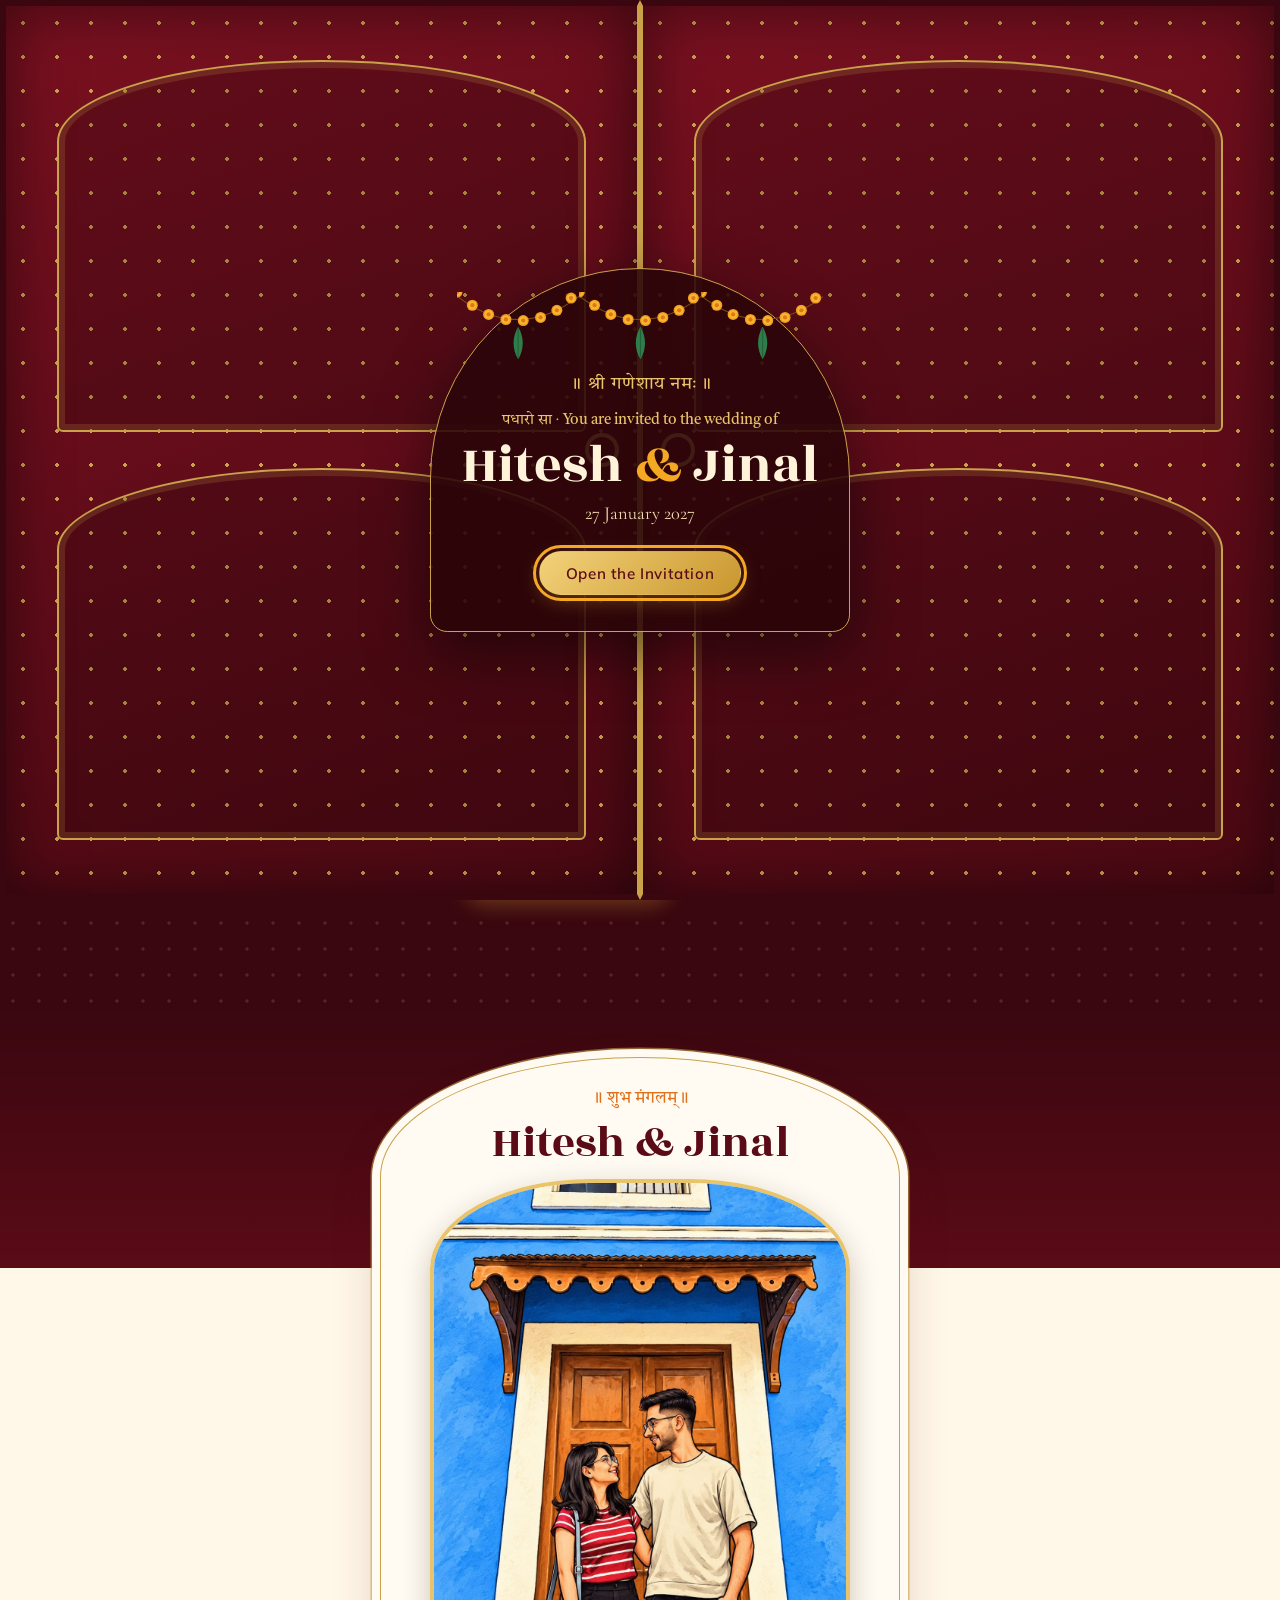
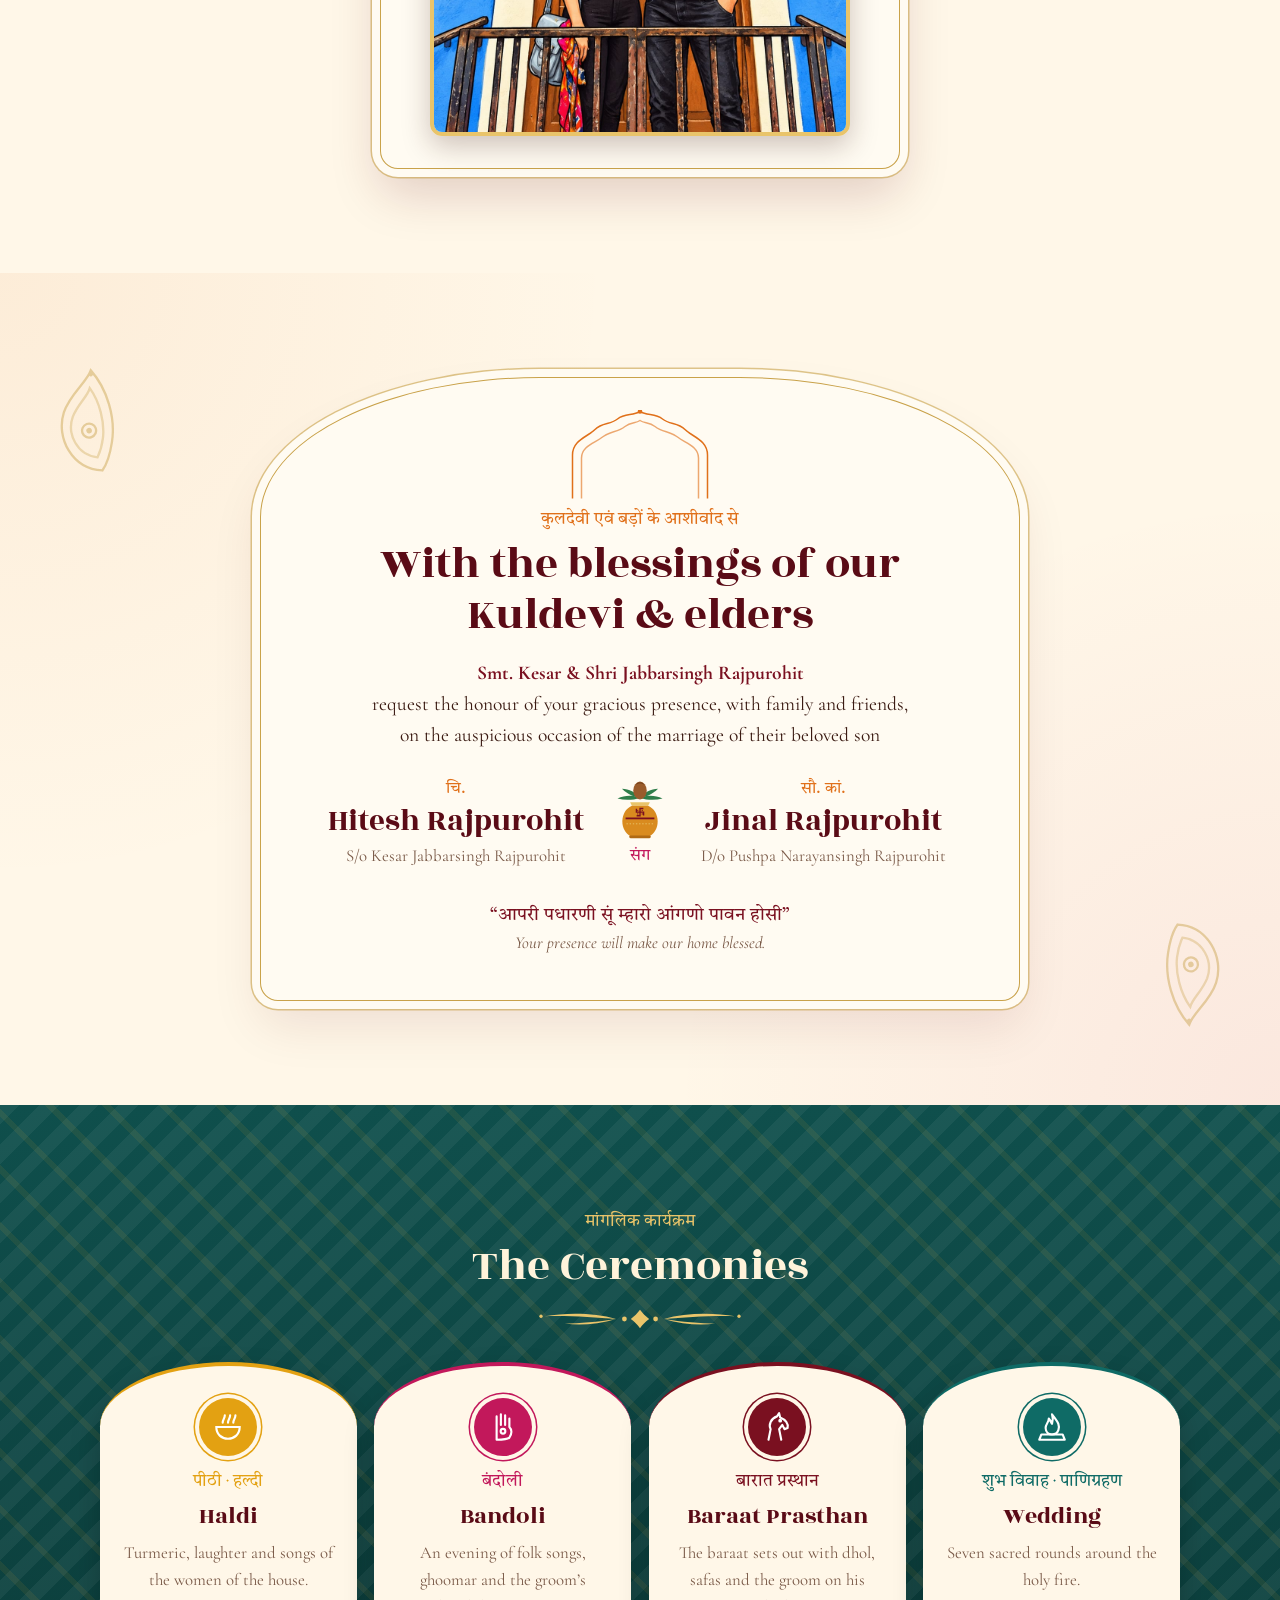
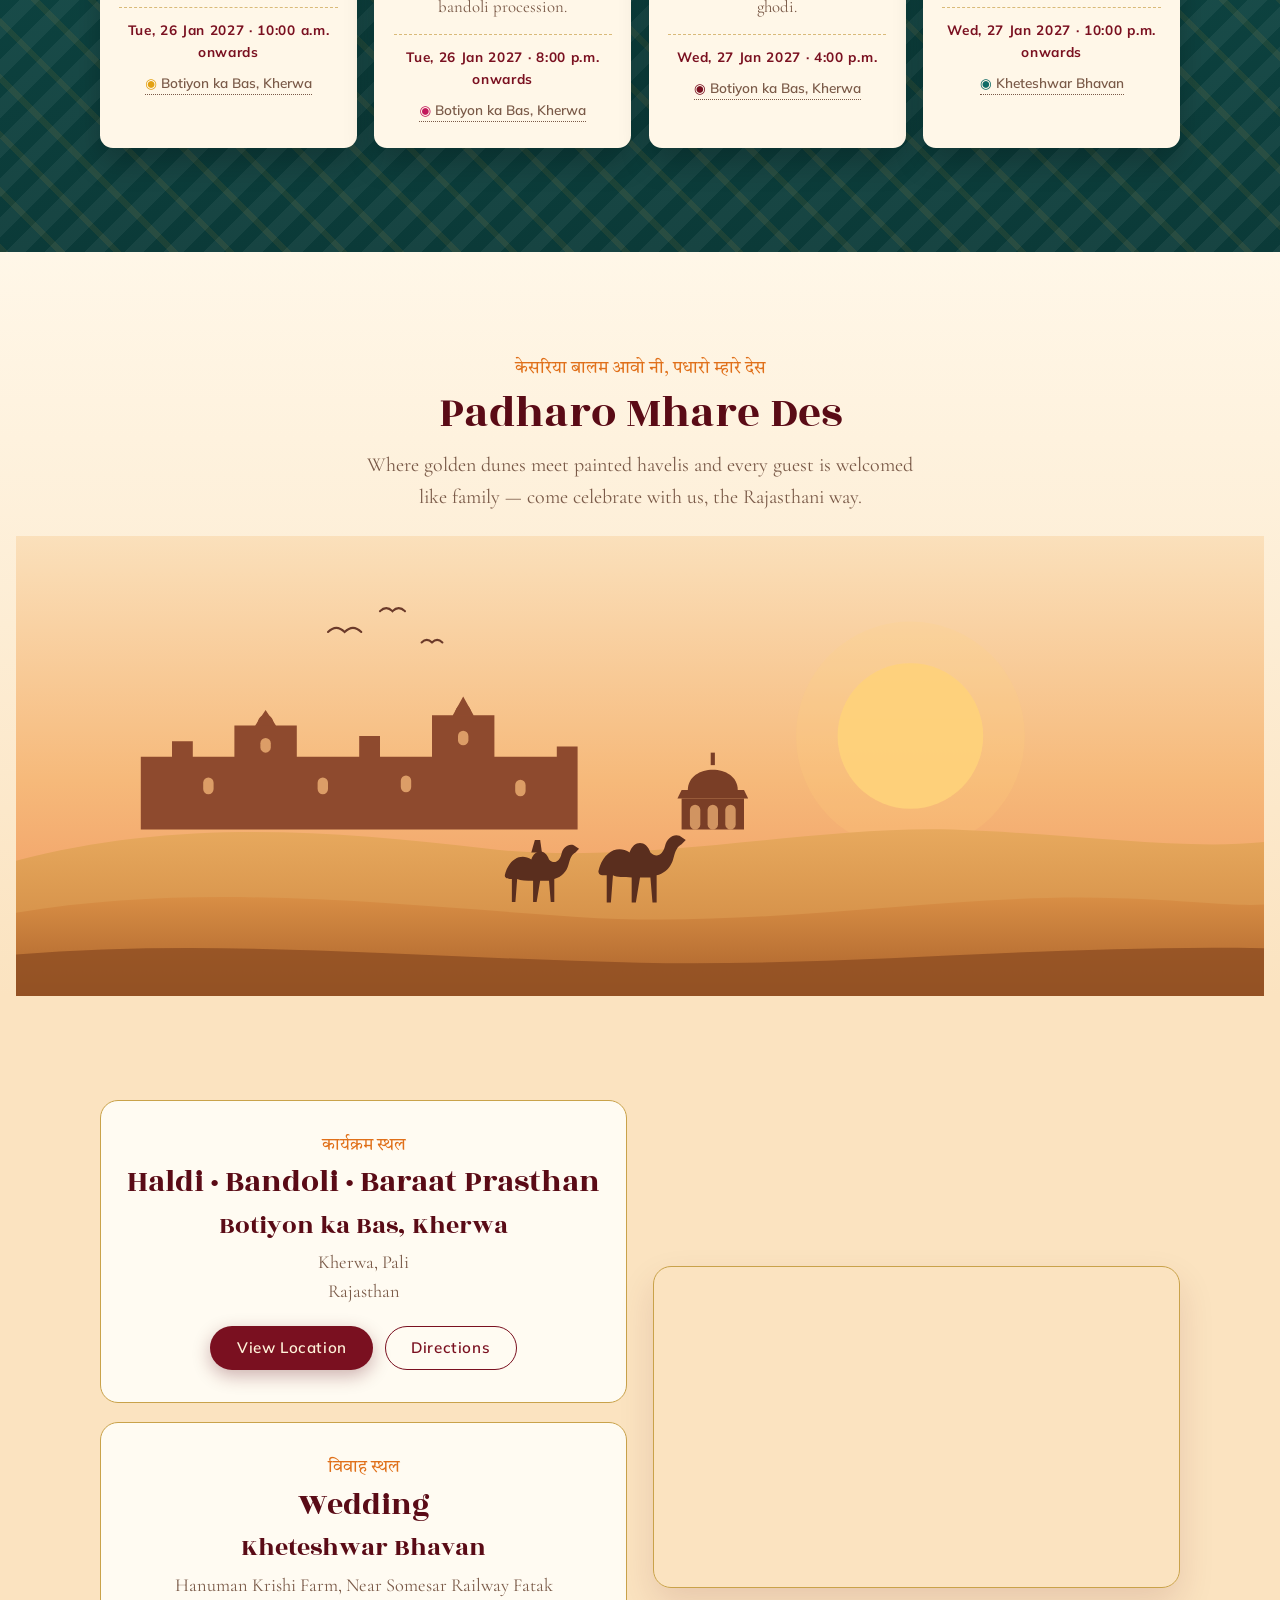
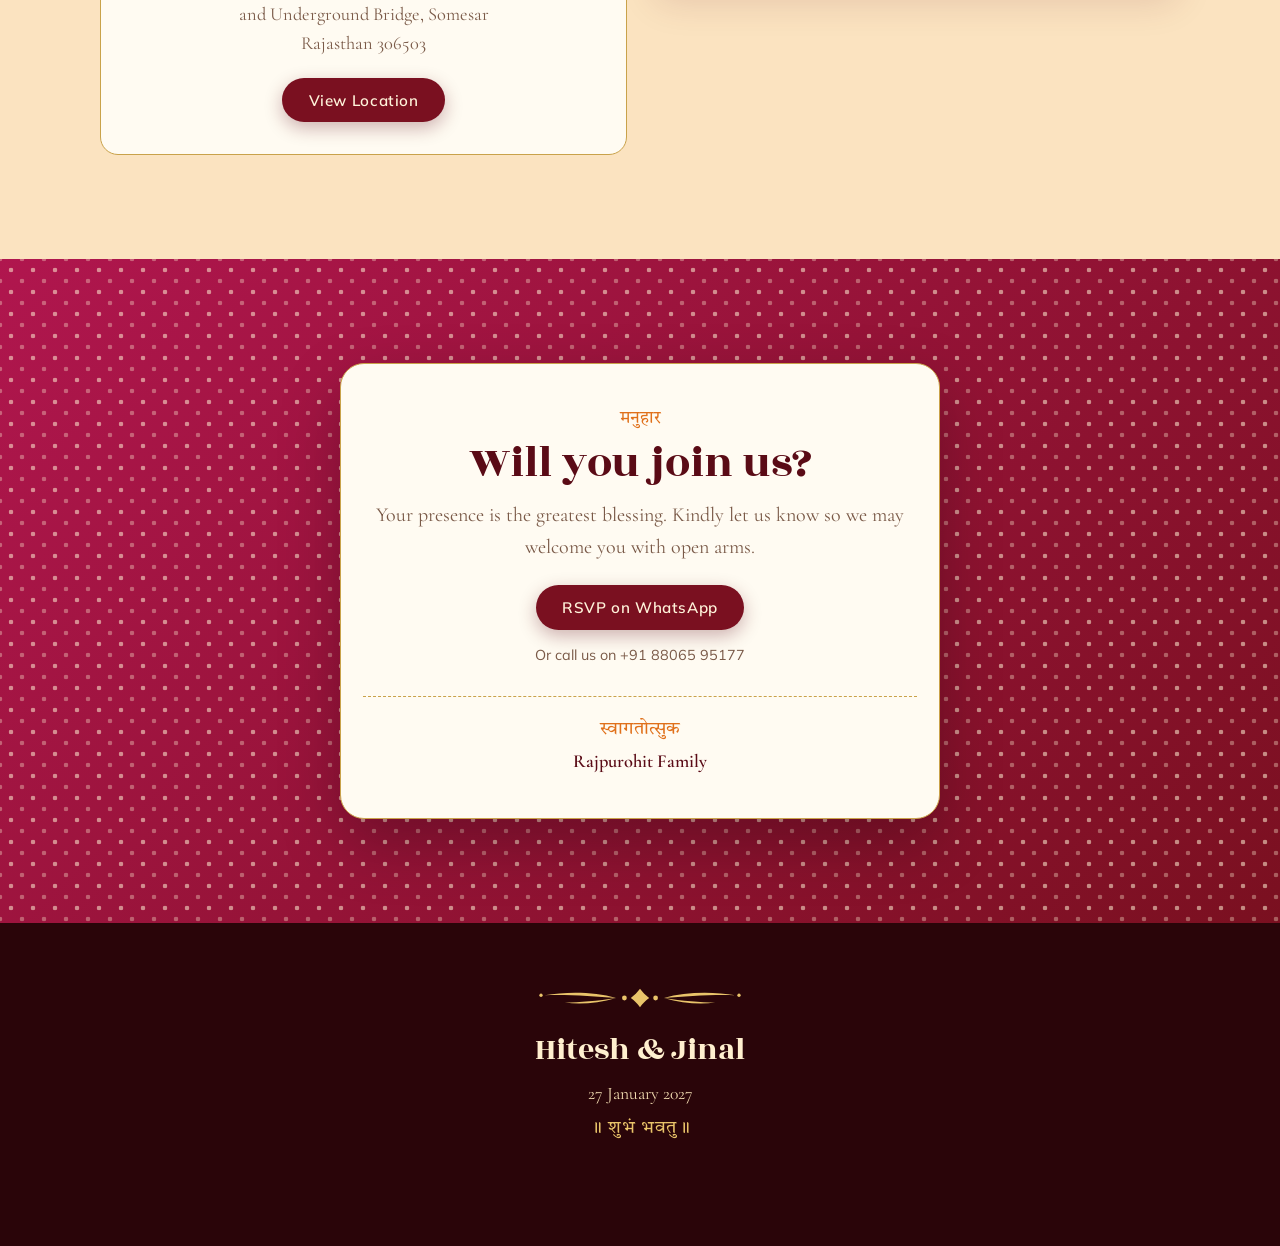
<file: index.html>
<!DOCTYPE html>
<html lang="en">
<head>
<meta charset="UTF-8">
<meta name="viewport" content="width=device-width, initial-scale=1.0, viewport-fit=cover">
<meta name="theme-color" content="#5A0B16">
<title>Hitesh &amp; Jinal — Shubh Vivah</title>
<meta name="description" content="Hitesh Rajpurohit &amp; Jinal Rajpurohit invite you to their wedding. Padharo Sa!">
<meta property="og:type" content="website">
<meta property="og:title" content="Hitesh &amp; Jinal — Shubh Vivah">
<meta property="og:description" content="The Rajpurohit families invite you to the wedding of Hitesh &amp; Jinal. Padharo Sa!">
<link rel="icon" href="data:image/svg+xml,%3Csvg xmlns='http://www.w3.org/2000/svg' viewBox='0 0 64 64'%3E%3Ccircle cx='32' cy='32' r='30' fill='%235A0B16'/%3E%3Ctext x='32' y='42' font-size='28' text-anchor='middle' fill='%23E9C46A' font-family='serif'%3EH%26amp;J%3C/text%3E%3C/svg%3E">
<link rel="preconnect" href="https://fonts.googleapis.com">
<link rel="preconnect" href="https://fonts.gstatic.com" crossorigin>
<link href="https://fonts.googleapis.com/css2?family=Cormorant+Garamond:ital,wght@0,400;0,500;0,600;0,700;1,400;1,500&family=Rozha+One&family=Tiro+Devanagari+Hindi&family=Mulish:wght@300;400;600;700&display=swap" rel="stylesheet">
<link rel="stylesheet" href="styles.css">
</head>
<body class="gate-up">

<!-- ═════════════ SVG MOTIF SPRITES ═════════════ -->
<svg xmlns="http://www.w3.org/2000/svg" style="display:none" aria-hidden="true">
  <!-- Paisley / keri -->
  <symbol id="m-keri" viewBox="0 0 60 90">
    <g fill="none" stroke="currentColor" stroke-width="2">
      <path d="M30 86 C6 76 2 46 16 28 C26 15 44 10 50 2 C58 22 56 48 46 66 C40 77 36 82 30 86 Z"/>
      <path d="M30 74 C14 66 12 46 22 34 C30 25 40 22 44 16 C48 30 46 48 40 60 C37 66 34 70 30 74 Z" opacity=".75"/>
      <circle cx="31" cy="50" r="6"/>
    </g>
    <g fill="currentColor"><circle cx="31" cy="50" r="2.4"/><circle cx="49" cy="5" r="2"/></g>
  </symbol>

  <!-- Divider -->
  <symbol id="m-divider" viewBox="0 0 240 24">
    <g fill="currentColor">
      <path d="M120 2 C123 6 126 9 130 12 C126 15 123 18 120 22 C117 18 114 15 110 12 C114 9 117 6 120 2 Z"/>
      <circle cx="137" cy="12" r="2.6"/><circle cx="103" cy="12" r="2.6"/>
      <path d="M146 12 C170 5 200 5 224 9 C200 8 170 10 146 12 Z"/>
      <path d="M94 12 C70 5 40 5 16 9 C40 8 70 10 94 12 Z"/>
      <path d="M146 12 C166 18 186 19 202 17 C186 17 166 15 146 12 Z"/>
      <path d="M94 12 C74 18 54 19 38 17 C54 17 74 15 94 12 Z"/>
      <circle cx="228" cy="9" r="1.8"/><circle cx="12" cy="9" r="1.8"/>
    </g>
  </symbol>

  <!-- Kalash with mango leaves & coconut -->
  <symbol id="m-kalash" viewBox="0 0 120 140">
    <g fill="#2F7D4A">
      <path d="M60 46 C44 40 26 40 10 48 C26 52 44 52 60 46 Z"/>
      <path d="M60 46 C76 40 94 40 110 48 C94 52 76 52 60 46 Z"/>
      <path d="M60 46 C50 34 36 26 20 26 C32 38 46 44 60 46 Z"/>
      <path d="M60 46 C70 34 84 26 100 26 C88 38 74 44 60 46 Z"/>
    </g>
    <ellipse cx="60" cy="30" rx="15" ry="20" fill="#9A5B2B"/>
    <path d="M52 16 C56 12 64 12 68 16" stroke="#6E3E1B" stroke-width="2" fill="none"/>
    <path d="M38 56 H82 L78 64 H42 Z" fill="#E9C46A"/>
    <path d="M42 64 C14 76 14 120 40 132 H80 C106 120 106 76 78 64 Z" fill="#D98B1F"/>
    <path d="M28 92 H92" stroke="#7A1020" stroke-width="4"/>
    <path d="M30 104 H90" stroke="#E9C46A" stroke-width="2" stroke-dasharray="3 4"/>
    <g stroke="#7A1020" stroke-width="3" fill="none" stroke-linecap="square">
      <path d="M60 70 V86 M52 78 H68 M60 70 H66 M60 86 H54 M52 78 V72 M68 78 V84"/>
    </g>
    <g fill="#7A1020"><circle cx="55" cy="74" r="1.5"/><circle cx="65" cy="74" r="1.5"/><circle cx="55" cy="82" r="1.5"/><circle cx="65" cy="82" r="1.5"/></g>
    <rect x="36" y="130" width="48" height="6" rx="3" fill="#B06A14"/>
  </symbol>

  <!-- Marigold flower -->
  <symbol id="m-genda" viewBox="0 0 20 20">
    <circle cx="10" cy="10" r="9" fill="#F29E1F"/>
    <circle cx="10" cy="10" r="6.5" fill="#F7B733"/>
    <circle cx="10" cy="10" r="3.5" fill="#E07A10"/>
  </symbol>

  <!-- Toran swag: marigold string + mango leaf -->
  <symbol id="m-toran" viewBox="0 0 120 70">
    <path d="M0 4 Q60 50 120 4" fill="none" stroke="#7A4A16" stroke-width="1"/>
    <use href="#m-genda" x="-6" y="-6" width="12" height="12"/>
    <use href="#m-genda" x="9"  y="7"  width="12" height="12"/>
    <use href="#m-genda" x="25" y="16" width="12" height="12"/>
    <use href="#m-genda" x="42" y="21" width="12" height="12"/>
    <use href="#m-genda" x="59" y="22" width="12" height="12"/>
    <use href="#m-genda" x="76" y="19" width="12" height="12"/>
    <use href="#m-genda" x="92" y="12" width="12" height="12"/>
    <use href="#m-genda" x="106" y="0" width="12" height="12"/>
    <path d="M60 34 C54 44 54 56 60 66 C66 56 66 44 60 34 Z" fill="#2F7D4A"/>
    <path d="M60 36 V64" stroke="#1E5A33" stroke-width=".8"/>
  </symbol>

  <!-- Jharokha arch frame -->
  <symbol id="m-arch" viewBox="0 0 200 120">
    <g fill="none" stroke="currentColor" stroke-width="2">
      <path d="M10 118 V60 C10 40 30 36 40 26 C50 16 60 20 70 12 C80 4 90 8 100 2 C110 8 120 4 130 12 C140 20 150 16 160 26 C170 36 190 40 190 60 V118"/>
      <path d="M22 118 V64 C22 48 40 44 50 36 C60 28 70 30 80 22 C88 16 94 18 100 14 C106 18 112 16 120 22 C130 30 140 28 150 36 C160 44 178 48 178 64 V118" opacity=".6"/>
    </g>
    <circle cx="100" cy="2" r="3" fill="currentColor"/>
  </symbol>

  <!-- Event icons -->
  <symbol id="i-ganesh" viewBox="0 0 32 32"><g fill="none" stroke="currentColor" stroke-width="2" stroke-linecap="round"><path d="M16 4 L19 8 H13 Z"/><circle cx="16" cy="14" r="6"/><path d="M10 13 C5 11 4 17 8 19 M22 13 C27 11 28 17 24 19"/><path d="M16 20 C16 24 13 26 11 26"/><path d="M9 28 H23"/></g></symbol>
  <symbol id="i-pot" viewBox="0 0 32 32"><g fill="none" stroke="currentColor" stroke-width="2" stroke-linecap="round"><path d="M11 6 H21 L19 9 H13 Z"/><path d="M13 9 C5 12 5 25 11 28 H21 C27 25 27 12 19 9"/><path d="M9 17 H23"/></g></symbol>
  <symbol id="i-haldi" viewBox="0 0 32 32"><g fill="none" stroke="currentColor" stroke-width="2" stroke-linecap="round"><path d="M5 16 H27 C27 23 22 27 16 27 C10 27 5 23 5 16 Z"/><path d="M11 12 C11 9 13 8 13 5 M16 12 C16 9 18 8 18 5 M21 12 C21 9 23 8 23 5"/></g></symbol>
  <symbol id="i-hand" viewBox="0 0 32 32"><g fill="none" stroke="currentColor" stroke-width="2" stroke-linecap="round"><path d="M10 28 V14 M10 16 V6 M14 14 V4 M18 14 V5 M22 16 V8 M22 16 C24 18 25 22 22 26 C20 28 16 28 10 28"/><circle cx="16" cy="20" r="2.2"/></g></symbol>
  <symbol id="i-horse" viewBox="0 0 32 32"><g fill="none" stroke="currentColor" stroke-width="2" stroke-linecap="round" stroke-linejoin="round"><path d="M8 28 L10 18 C8 14 10 8 16 6 L18 3 L19 7 C24 9 27 13 26 17 L23 18 L21 14 L18 18 L20 28"/><circle cx="19" cy="10" r=".8" fill="currentColor"/></g></symbol>
  <symbol id="i-fire" viewBox="0 0 32 32"><g fill="none" stroke="currentColor" stroke-width="2" stroke-linecap="round" stroke-linejoin="round"><path d="M16 4 C20 10 24 13 22 19 C21 22 19 23 16 23 C13 23 10 21 10 17 C10 13 13 12 13 8 C15 10 15 12 16 13 C17 10 17 7 16 4 Z"/><path d="M6 23 L4 28 H28 L26 23 Z"/></g></symbol>
  <symbol id="i-thali" viewBox="0 0 32 32"><g fill="none" stroke="currentColor" stroke-width="2" stroke-linecap="round"><ellipse cx="16" cy="20" rx="12" ry="5"/><circle cx="10" cy="19" r="2"/><circle cx="16" cy="18" r="2"/><circle cx="22" cy="19" r="2"/><path d="M16 4 V10 M12 7 H20"/></g></symbol>
</svg>

<!-- ═════════════ ENTRY GATE ═════════════ -->
<div id="gate" class="gate" role="dialog" aria-modal="true" aria-labelledby="gateTitle">
  <div class="door door-l" aria-hidden="true"><span class="door-panel"></span><span class="door-panel"></span><span class="door-ring"></span></div>
  <div class="door door-r" aria-hidden="true"><span class="door-panel"></span><span class="door-panel"></span><span class="door-ring"></span></div>
  <div class="gate-card">
    <svg class="gate-toran" viewBox="0 0 360 70" aria-hidden="true">
      <use href="#m-toran" x="0" y="0" width="120" height="70"/>
      <use href="#m-toran" x="120" y="0" width="120" height="70"/>
      <use href="#m-toran" x="240" y="0" width="120" height="70"/>
    </svg>
    <p class="shloka">॥ श्री गणेशाय नमः ॥</p>
    <p class="gate-kicker">पधारो सा · You are invited to the wedding of</p>
    <h1 id="gateTitle" class="gate-names">Hitesh <span>&amp;</span> Jinal</h1>
    <p class="gate-date" data-c="dateShort">Shubh Vivah</p>
    <button id="gateBtn" class="btn btn-gold" type="button">Open the Invitation</button>
  </div>
</div>

<!-- ═════════════ NAV ═════════════ -->
<nav class="nav" aria-label="Sections">
  <a href="#home" class="nav-mono">H · J</a>
  <a href="#couple">Couple</a>
  <a href="#blessings">Families</a>
  <a href="#events">Ceremonies</a>
  <a href="#rajasthan">Padharo</a>
  <a href="#venue">Venue</a>
  <a href="#rsvp">RSVP</a>
</nav>

<main>
<!-- ═════════════ HERO ═════════════ -->
<header id="home" class="hero">
  <svg class="toran-strip" viewBox="0 0 1200 70" preserveAspectRatio="xMidYMin slice" aria-hidden="true">
    <use href="#m-toran" x="0" width="120" height="70"/><use href="#m-toran" x="120" width="120" height="70"/>
    <use href="#m-toran" x="240" width="120" height="70"/><use href="#m-toran" x="360" width="120" height="70"/>
    <use href="#m-toran" x="480" width="120" height="70"/><use href="#m-toran" x="600" width="120" height="70"/>
    <use href="#m-toran" x="720" width="120" height="70"/><use href="#m-toran" x="840" width="120" height="70"/>
    <use href="#m-toran" x="960" width="120" height="70"/><use href="#m-toran" x="1080" width="120" height="70"/>
  </svg>

  <div class="hero-inner reveal">
    <svg class="hero-kalash" viewBox="0 0 120 140" aria-hidden="true"><use href="#m-kalash"/></svg>
    <p class="shloka">॥ श्री गणेशाय नमः ॥</p>
    <p class="shloka-sub">वक्रतुण्ड महाकाय सूर्यकोटि समप्रभ ।<br>निर्विघ्नं कुरु मे देव सर्वकार्येषु सर्वदा ॥</p>
    <p class="kicker">शुभ विवाह · Together with their families</p>
    <h2 class="names">
      <span class="name">Hitesh</span>
      <span class="weds">weds</span>
      <span class="name">Jinal</span>
    </h2>
    <svg class="divider" aria-hidden="true"><use href="#m-divider"/></svg>
    <p class="hero-date" data-c="dateLong">Wedding date to be announced</p>
    <p class="hero-sub" data-c="muhurat"></p>

    <div class="countdown" id="countdown" hidden>
      <div><b id="cdD">—</b><span>Days</span></div>
      <div><b id="cdH">—</b><span>Hrs</span></div>
      <div><b id="cdM">—</b><span>Min</span></div>
      <div><b id="cdS">—</b><span>Sec</span></div>
    </div>

    <div class="hero-cta">
      <a class="btn btn-gold js-wa" href="#rsvp">RSVP on WhatsApp</a>
      <a class="btn btn-ghost" href="#venue">The Venue</a>
    </div>
  </div>
</header>

<!-- ═════════════ COUPLE CARICATURE ═════════════ -->
<section id="couple" class="section couple-sec">
  <div class="cari-frame reveal">
    <p class="eyebrow">॥ शुभ मंगलम् ॥</p>
    <h3 class="title">Hitesh &amp; Jinal</h3>
    <img class="cari" src="images/couple.jpg" width="1086" height="1448" alt="Illustrated portrait of Hitesh and Jinal smiling at each other on a balcony in front of a wooden door and a bright blue wall" loading="lazy" decoding="async">
  </div>
</section>

<!-- ═════════════ FAMILIES ═════════════ -->
<section id="blessings" class="section families">
  <svg class="keri keri-l" aria-hidden="true"><use href="#m-keri"/></svg>
  <svg class="keri keri-r" aria-hidden="true"><use href="#m-keri"/></svg>
  <div class="frame reveal">
    <svg class="arch" viewBox="0 0 200 120" aria-hidden="true"><use href="#m-arch"/></svg>
    <p class="eyebrow">कुलदेवी एवं बड़ों के आशीर्वाद से</p>
    <h3 class="title">With the blessings of our Kuldevi &amp; elders</h3>

    <p class="invite-line">
      <strong>Smt. Kesar &amp; Shri Jabbarsingh Rajpurohit</strong><br>
      request the honour of your gracious presence, with family and friends,
      on the auspicious occasion of the marriage of their beloved son
    </p>

    <div class="couple">
      <div class="person">
        <p class="honorific">चि.</p>
        <p class="pname">Hitesh Rajpurohit</p>
        <p class="parent">S/o Kesar Jabbarsingh Rajpurohit</p>
      </div>
      <div class="sang" aria-hidden="true">
        <svg viewBox="0 0 120 140"><use href="#m-kalash"/></svg>
        <span>संग</span>
      </div>
      <div class="person">
        <p class="honorific">सौ. कां.</p>
        <p class="pname">Jinal Rajpurohit</p>
        <p class="parent">D/o Pushpa Narayansingh Rajpurohit</p>
      </div>
    </div>

    <p class="blessing">“आपरी पधारणी सूं म्हारो आंगणो पावन होसी”<br><em>Your presence will make our home blessed.</em></p>
  </div>
</section>

<!-- ═════════════ CEREMONIES ═════════════ -->
<section id="events" class="section events leheriya">
  <div class="wrap">
    <p class="eyebrow light">मांगलिक कार्यक्रम</p>
    <h3 class="title light">The Ceremonies</h3>
    <svg class="divider gold" aria-hidden="true"><use href="#m-divider"/></svg>
    <ol class="event-grid" id="eventGrid"></ol>
  </div>
</section>

<!-- ═════════════ RAJASTHAN SCENE ═════════════ -->
<section id="rajasthan" class="section scene-wrap">
  <div class="scene-copy reveal">
    <p class="eyebrow">केसरिया बालम आवो नी, पधारो म्हारे देस</p>
    <h3 class="title">Padharo Mhare Des</h3>
    <p class="lede">Where golden dunes meet painted havelis and every guest is welcomed like family — come celebrate with us, the Rajasthani way.</p>
  </div>
  <svg class="scene" viewBox="0 0 1200 460" preserveAspectRatio="xMidYMax slice" role="img" aria-label="Illustration of a Rajasthani fort at sunset above sand dunes, with a camel caravan">
    <defs>
      <linearGradient id="sky" x1="0" y1="0" x2="0" y2="1">
        <stop offset="0" stop-color="#FBE3C0"/><stop offset=".55" stop-color="#F6B97A"/><stop offset="1" stop-color="#EE8F5A"/>
      </linearGradient>
      <linearGradient id="dune1" x1="0" y1="0" x2="0" y2="1"><stop offset="0" stop-color="#E7A95E"/><stop offset="1" stop-color="#C9803A"/></linearGradient>
      <linearGradient id="dune2" x1="0" y1="0" x2="0" y2="1"><stop offset="0" stop-color="#D88E45"/><stop offset="1" stop-color="#A8602A"/></linearGradient>
    </defs>
    <rect width="1200" height="460" fill="url(#sky)"/>
    <circle class="sun" cx="860" cy="210" r="70" fill="#FFD27A" opacity=".9"/>
    <circle cx="860" cy="210" r="110" fill="#FFD27A" opacity=".18"/>
    <g class="birds" fill="none" stroke="#6B3A2A" stroke-width="2" stroke-linecap="round">
      <path d="M300 110 q8 -8 16 0 q8 -8 16 0"/><path d="M350 90 q6 -6 12 0 q6 -6 12 0"/><path d="M390 120 q5 -5 10 0 q5 -5 10 0"/>
    </g>
    <!-- Fort on the ridge -->
    <g fill="#8E4A2E">
      <path d="M120 300 V230 H150 V215 H170 V230 H210 V200 H230 L240 185 L250 200 H270 V230 H330 V210 H350 V230 H400 V190 H420 L430 172 L440 190 H460 V230 H520 V220 H540 V300 Z"/>
      <path d="M232 200 C232 186 248 186 248 200 Z M422 190 C422 176 438 176 438 190 Z"/>
      <g fill="#F6B97A" opacity=".75">
        <rect x="180" y="250" width="10" height="16" rx="5"/><rect x="290" y="250" width="10" height="16" rx="5"/>
        <rect x="370" y="248" width="10" height="16" rx="5"/><rect x="480" y="252" width="10" height="16" rx="5"/>
        <rect x="425" y="205" width="10" height="14" rx="5"/><rect x="235" y="212" width="10" height="14" rx="5"/>
      </g>
    </g>
    <!-- Chhatri -->
    <g fill="#7A3E26">
      <path d="M640 300 V270 H700 V300 Z"/>
      <path d="M636 270 H704 L700 262 H640 Z"/>
      <path d="M646 262 C646 236 694 236 694 262 Z"/>
      <rect x="668" y="226" width="4" height="12"/>
      <g fill="#F6B97A" opacity=".7"><rect x="648" y="276" width="10" height="24" rx="5"/><rect x="665" y="276" width="10" height="24" rx="5"/><rect x="682" y="276" width="10" height="24" rx="5"/></g>
    </g>
    <path d="M0 330 C150 290 300 300 450 318 C600 336 760 296 900 300 C1020 304 1120 320 1200 312 V460 H0 Z" fill="url(#dune1)"/>
    <!-- Camel caravan -->
    <g class="caravan" fill="#5A2E1E">
      <g transform="translate(560 300)">
        <path d="M0 40 C4 22 18 14 30 22 C34 10 46 10 50 22 C56 28 62 24 64 16 C66 8 72 4 78 6 L84 10 L80 14 C76 16 74 20 72 28 C70 36 64 42 56 44 L56 70 H52 L50 46 L40 46 L36 70 H32 L32 46 C24 46 18 46 14 44 L12 70 H8 L8 44 C4 44 0 44 0 40 Z"/>
      </g>
      <g transform="translate(470 310) scale(.85)">
        <path d="M0 40 C4 22 18 14 30 22 C34 10 46 10 50 22 C56 28 62 24 64 16 C66 8 72 4 78 6 L84 10 L80 14 C76 16 74 20 72 28 C70 36 64 42 56 44 L56 70 H52 L50 46 L40 46 L36 70 H32 L32 46 C24 46 18 46 14 44 L12 70 H8 L8 44 C4 44 0 44 0 40 Z"/>
        <path d="M30 14 L34 0 L40 0 L42 14 Z"/>
      </g>
    </g>
    <path d="M0 380 C180 350 360 372 540 384 C720 396 900 360 1060 366 C1130 368 1170 374 1200 372 V460 H0 Z" fill="url(#dune2)"/>
    <path d="M0 420 C200 404 400 424 600 428 C800 432 1000 410 1200 414 V460 H0 Z" fill="#8F4E22" opacity=".8"/>
  </svg>
</section>

<!-- ═════════════ VENUE ═════════════ -->
<section id="venue" class="section venue">
  <div class="wrap venue-grid">
    <div class="venue-cards" id="venueCards">
    <div class="venue-card reveal">
      <p class="eyebrow" id="venueEyebrow">विवाह स्थल</p>
      <h3 class="title" id="venueTitle">The Venue</h3>
      <p class="venue-name" data-c="venueName">Venue to be announced</p>
      <p class="venue-addr" data-c="venueAddress"></p>
      <div class="venue-actions" id="venueActions" hidden>
        <a class="btn btn-maroon" id="mapLink" target="_blank" rel="noopener">View Location</a>
        <a class="btn btn-ghost-dark" id="dirLink" target="_blank" rel="noopener">Directions</a>
      </div>
    </div>
    </div>
    <div class="map reveal" id="mapBox" hidden></div>
  </div>
</section>

<!-- ═════════════ RSVP ═════════════ -->
<section id="rsvp" class="section rsvp bandhani">
  <div class="rsvp-card reveal">
    <p class="eyebrow">मनुहार</p>
    <h3 class="title">Will you join us?</h3>
    <p class="lede">Your presence is the greatest blessing. Kindly let us know so we may welcome you with open arms.</p>
    <a class="btn btn-maroon js-wa" href="#" target="_blank" rel="noopener">RSVP on WhatsApp</a>
    <p class="small" data-c="phoneLine"></p>
    <div class="swagat">
      <p class="swagat-h">स्वागतोत्सुक</p>
      <p>Rajpurohit Family</p>
    </div>
  </div>
</section>
</main>

<footer class="footer">
  <svg class="divider gold" aria-hidden="true"><use href="#m-divider"/></svg>
  <p class="foot-names">Hitesh &amp; Jinal</p>
  <p class="foot-date" data-c="dateShort"></p>
  <p class="shloka">॥ शुभं भवतु ॥</p>
</footer>

<!-- ═════════════ BACKGROUND MUSIC ═════════════ -->
<audio id="bgm" loop preload="none"></audio>
<button id="musicBtn" class="music-btn" type="button" aria-label="Pause music" aria-pressed="true" hidden>
  <span class="eq" aria-hidden="true"><i></i><i></i><i></i></span>
  <svg class="mute" viewBox="0 0 24 24" aria-hidden="true"><path d="M4 9v6h4l5 4V5L8 9H4z" fill="currentColor"/><path d="M16 9l5 6M21 9l-5 6" stroke="currentColor" stroke-width="2" stroke-linecap="round"/></svg>
</button>

<div class="petals" id="petals" aria-hidden="true"></div>
<script src="script.js"></script>
</body>
</html>
</file>
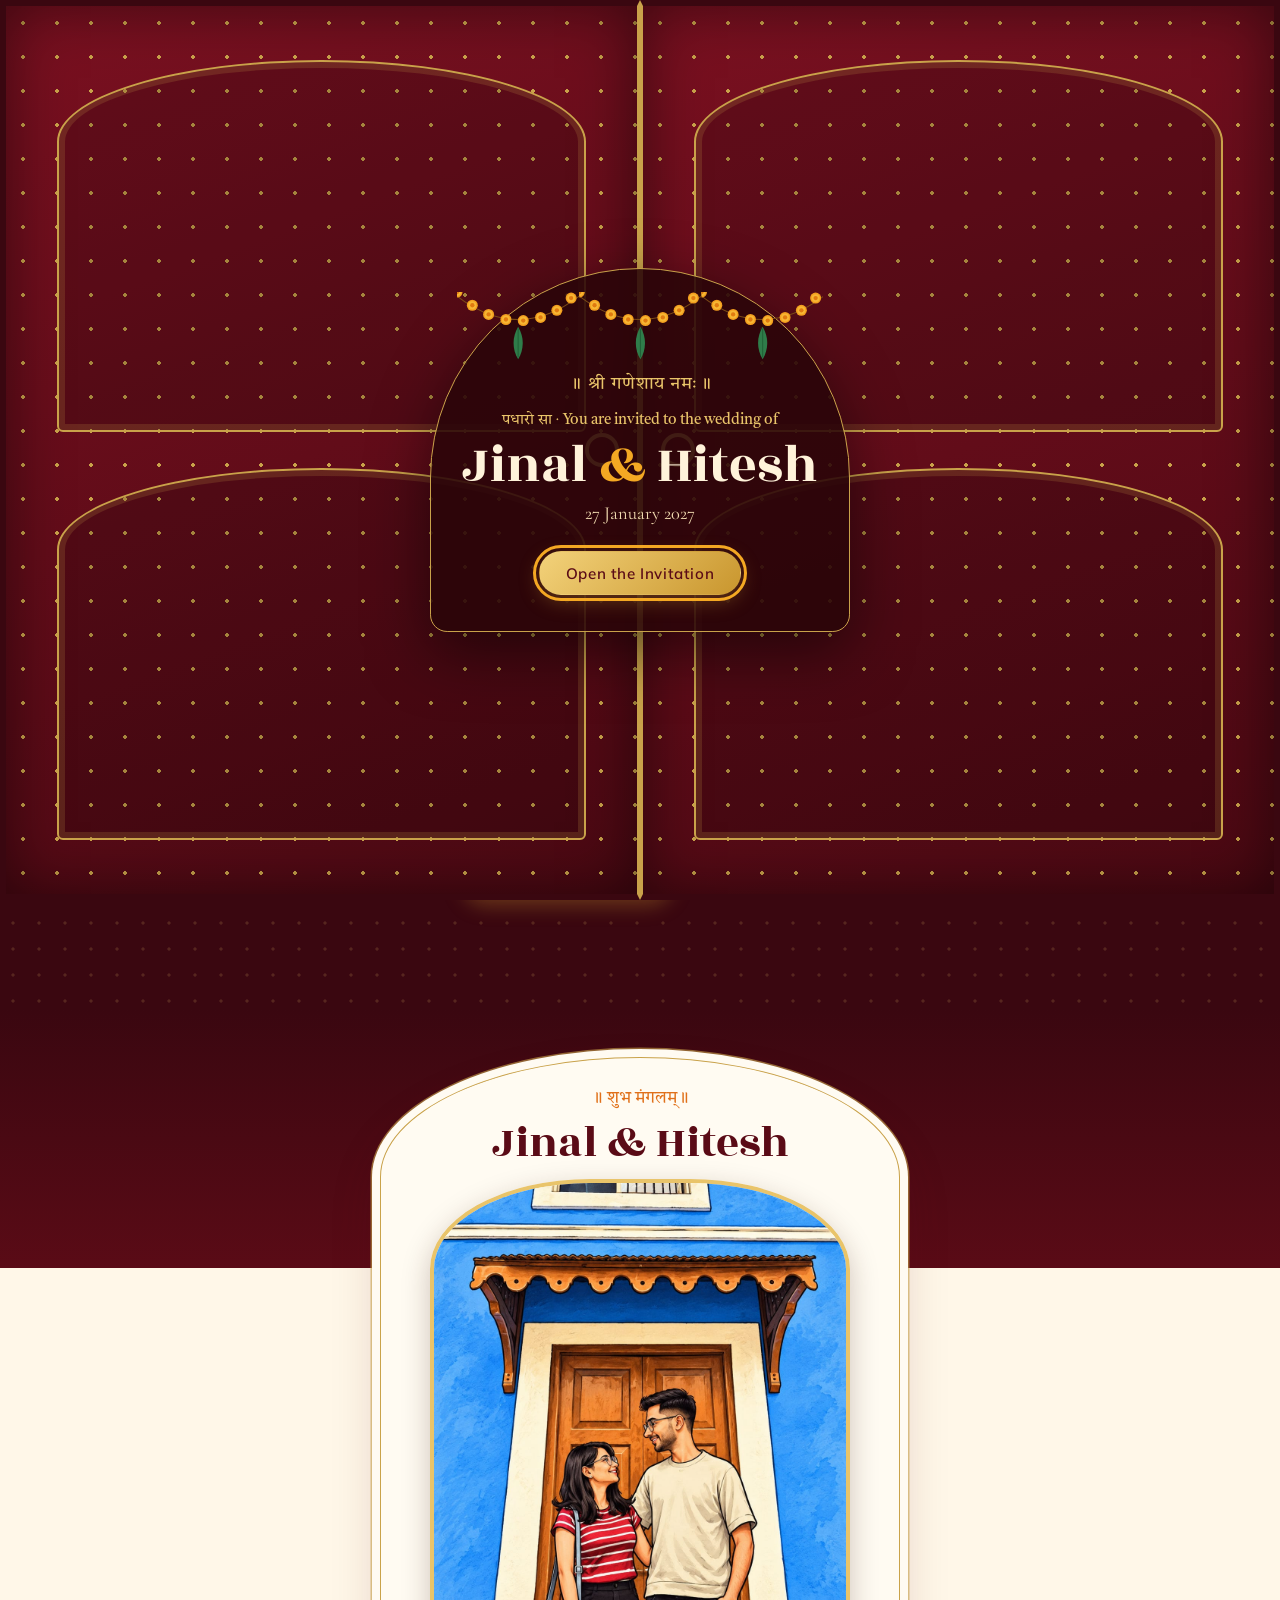
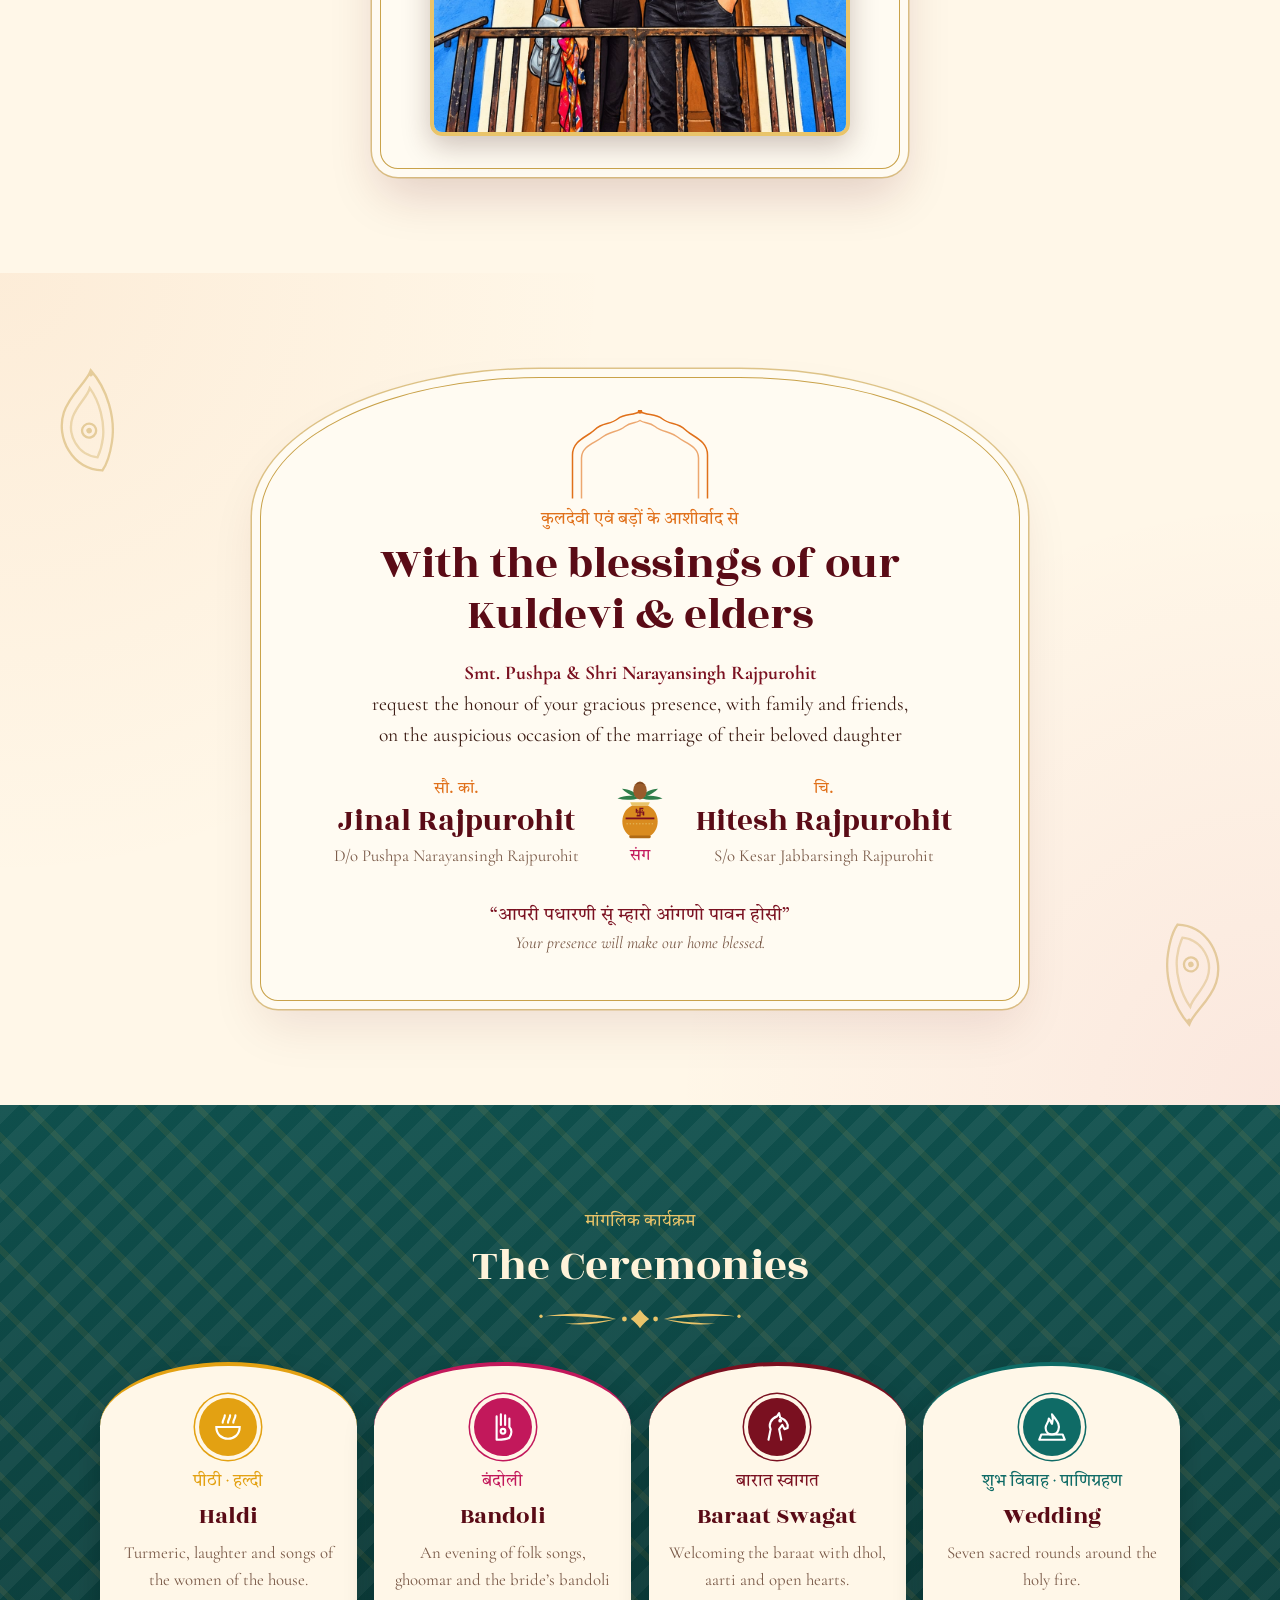
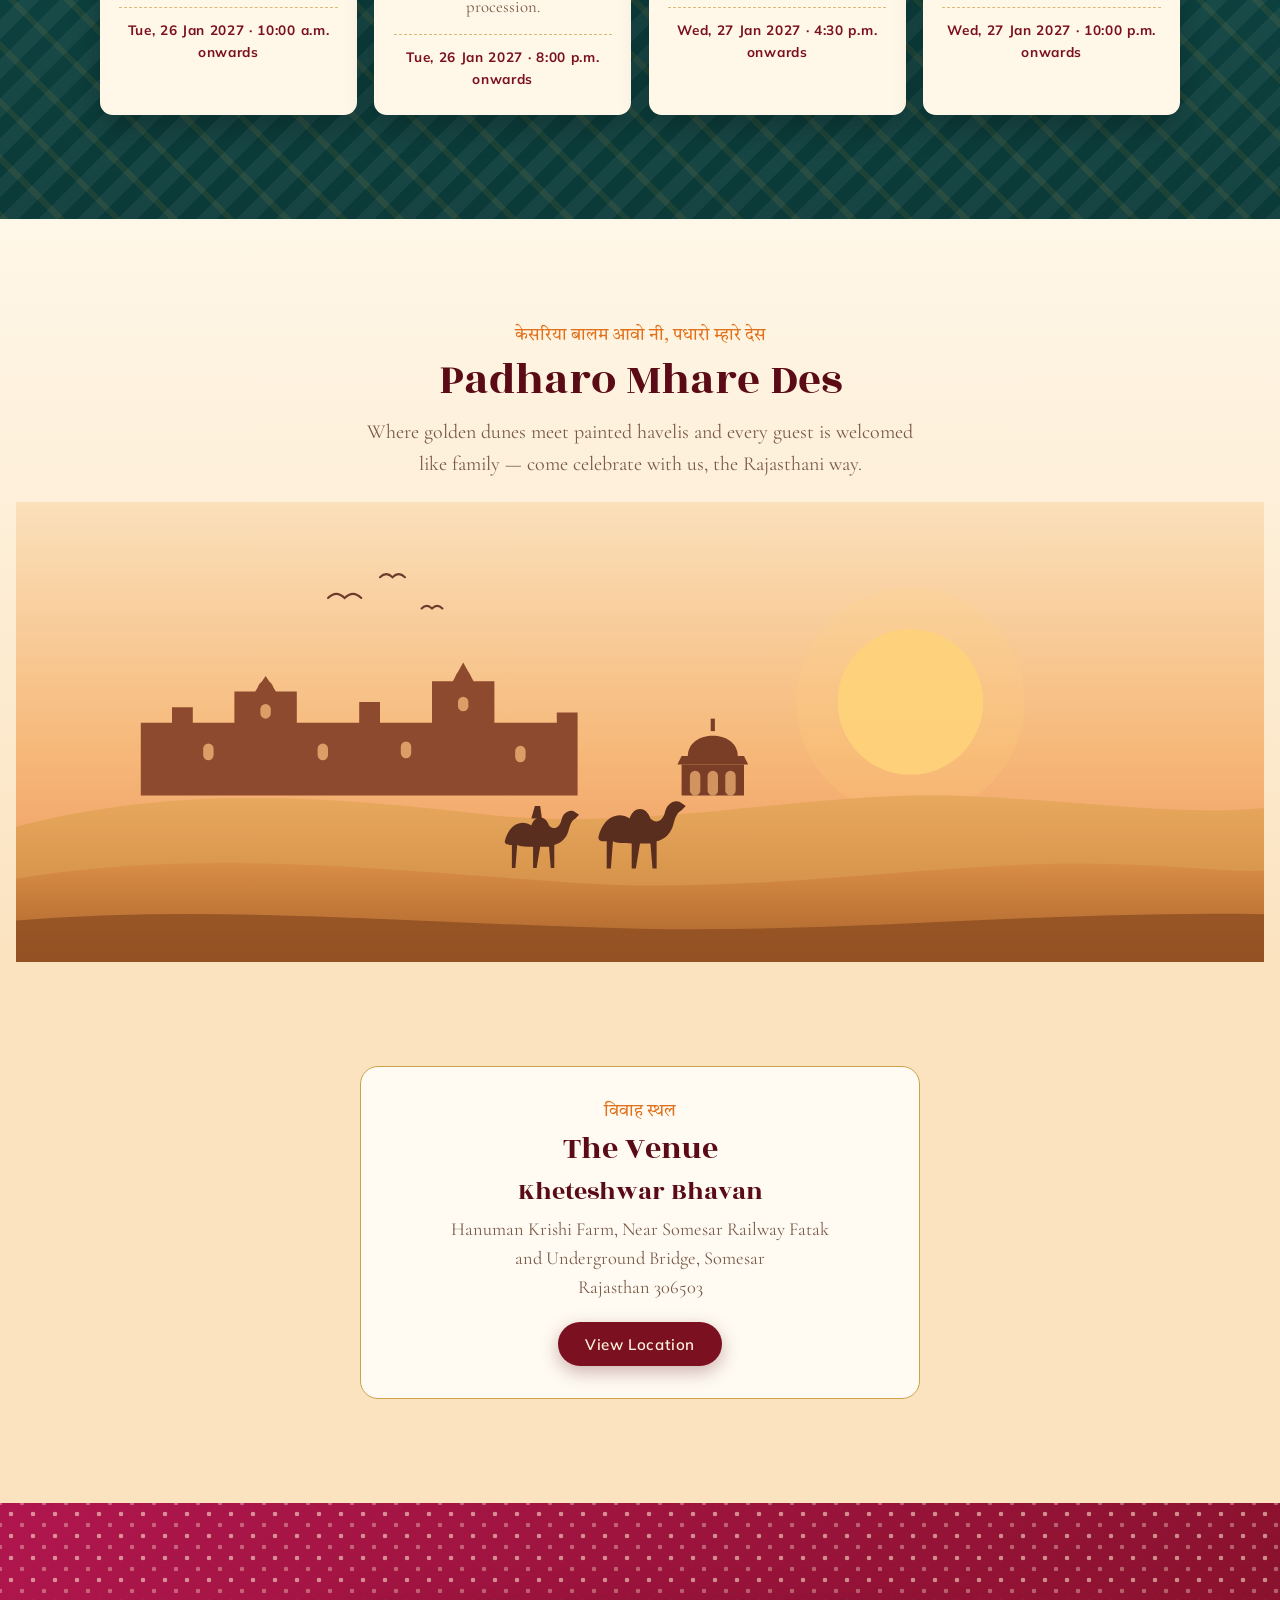
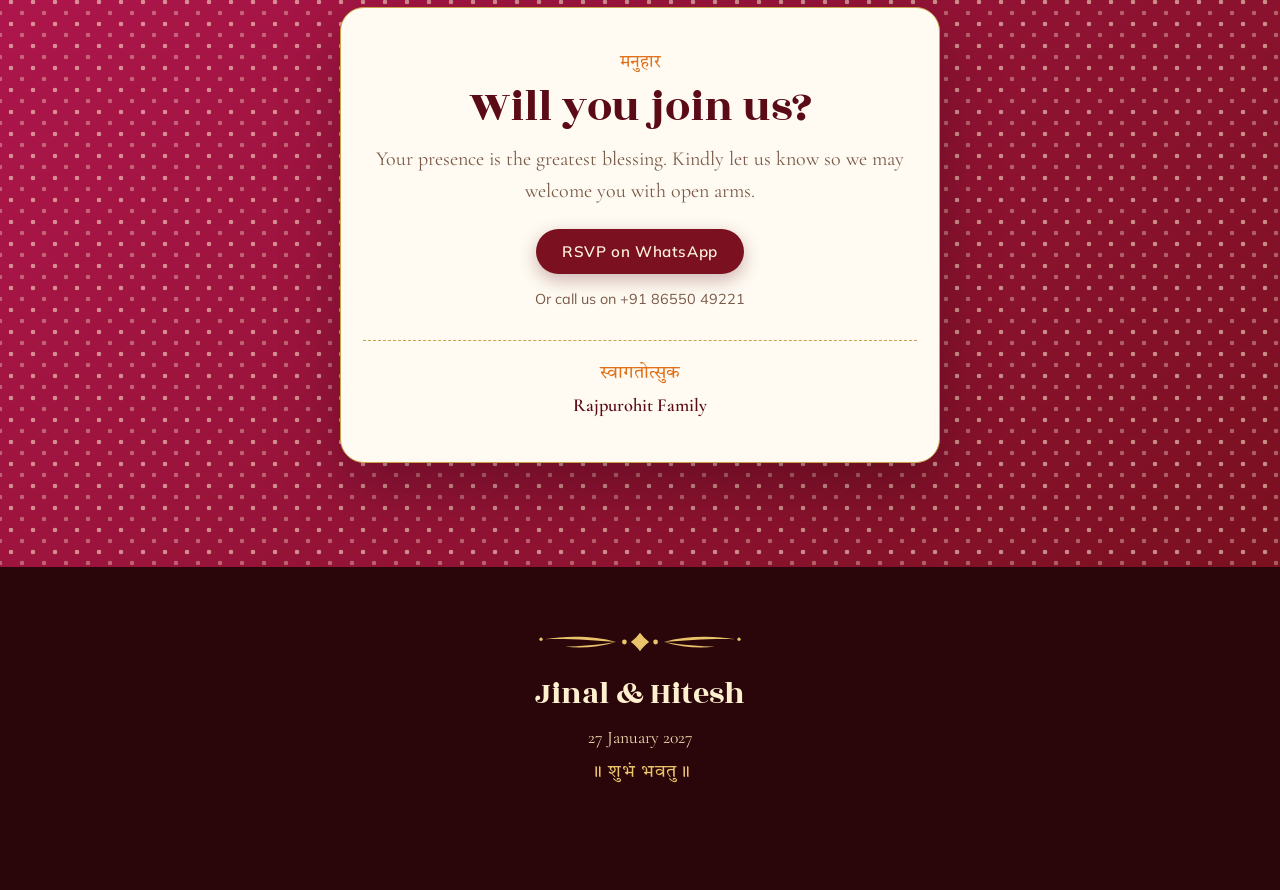
<file: bride.html>
<!DOCTYPE html>
<html lang="en">
<head>
<meta charset="UTF-8">
<meta name="viewport" content="width=device-width, initial-scale=1.0, viewport-fit=cover">
<meta name="theme-color" content="#5A0B16">
<title>Jinal &amp; Hitesh — Shubh Vivah</title>
<meta name="description" content="Jinal Rajpurohit &amp; Hitesh Rajpurohit invite you to their wedding. Padharo Sa!">
<meta property="og:type" content="website">
<meta property="og:title" content="Jinal &amp; Hitesh — Shubh Vivah">
<meta property="og:description" content="The Rajpurohit families invite you to the wedding of Jinal &amp; Hitesh. Padharo Sa!">
<link rel="icon" href="data:image/svg+xml,%3Csvg xmlns='http://www.w3.org/2000/svg' viewBox='0 0 64 64'%3E%3Ccircle cx='32' cy='32' r='30' fill='%235A0B16'/%3E%3Ctext x='32' y='42' font-size='28' text-anchor='middle' fill='%23E9C46A' font-family='serif'%3EH%26amp;J%3C/text%3E%3C/svg%3E">
<link rel="preconnect" href="https://fonts.googleapis.com">
<link rel="preconnect" href="https://fonts.gstatic.com" crossorigin>
<link href="https://fonts.googleapis.com/css2?family=Cormorant+Garamond:ital,wght@0,400;0,500;0,600;0,700;1,400;1,500&family=Rozha+One&family=Tiro+Devanagari+Hindi&family=Mulish:wght@300;400;600;700&display=swap" rel="stylesheet">
<link rel="stylesheet" href="styles.css">
</head>
<body class="gate-up">

<!-- ═════════════ SVG MOTIF SPRITES ═════════════ -->
<svg xmlns="http://www.w3.org/2000/svg" style="display:none" aria-hidden="true">
  <!-- Paisley / keri -->
  <symbol id="m-keri" viewBox="0 0 60 90">
    <g fill="none" stroke="currentColor" stroke-width="2">
      <path d="M30 86 C6 76 2 46 16 28 C26 15 44 10 50 2 C58 22 56 48 46 66 C40 77 36 82 30 86 Z"/>
      <path d="M30 74 C14 66 12 46 22 34 C30 25 40 22 44 16 C48 30 46 48 40 60 C37 66 34 70 30 74 Z" opacity=".75"/>
      <circle cx="31" cy="50" r="6"/>
    </g>
    <g fill="currentColor"><circle cx="31" cy="50" r="2.4"/><circle cx="49" cy="5" r="2"/></g>
  </symbol>

  <!-- Divider -->
  <symbol id="m-divider" viewBox="0 0 240 24">
    <g fill="currentColor">
      <path d="M120 2 C123 6 126 9 130 12 C126 15 123 18 120 22 C117 18 114 15 110 12 C114 9 117 6 120 2 Z"/>
      <circle cx="137" cy="12" r="2.6"/><circle cx="103" cy="12" r="2.6"/>
      <path d="M146 12 C170 5 200 5 224 9 C200 8 170 10 146 12 Z"/>
      <path d="M94 12 C70 5 40 5 16 9 C40 8 70 10 94 12 Z"/>
      <path d="M146 12 C166 18 186 19 202 17 C186 17 166 15 146 12 Z"/>
      <path d="M94 12 C74 18 54 19 38 17 C54 17 74 15 94 12 Z"/>
      <circle cx="228" cy="9" r="1.8"/><circle cx="12" cy="9" r="1.8"/>
    </g>
  </symbol>

  <!-- Kalash with mango leaves & coconut -->
  <symbol id="m-kalash" viewBox="0 0 120 140">
    <g fill="#2F7D4A">
      <path d="M60 46 C44 40 26 40 10 48 C26 52 44 52 60 46 Z"/>
      <path d="M60 46 C76 40 94 40 110 48 C94 52 76 52 60 46 Z"/>
      <path d="M60 46 C50 34 36 26 20 26 C32 38 46 44 60 46 Z"/>
      <path d="M60 46 C70 34 84 26 100 26 C88 38 74 44 60 46 Z"/>
    </g>
    <ellipse cx="60" cy="30" rx="15" ry="20" fill="#9A5B2B"/>
    <path d="M52 16 C56 12 64 12 68 16" stroke="#6E3E1B" stroke-width="2" fill="none"/>
    <path d="M38 56 H82 L78 64 H42 Z" fill="#E9C46A"/>
    <path d="M42 64 C14 76 14 120 40 132 H80 C106 120 106 76 78 64 Z" fill="#D98B1F"/>
    <path d="M28 92 H92" stroke="#7A1020" stroke-width="4"/>
    <path d="M30 104 H90" stroke="#E9C46A" stroke-width="2" stroke-dasharray="3 4"/>
    <g stroke="#7A1020" stroke-width="3" fill="none" stroke-linecap="square">
      <path d="M60 70 V86 M52 78 H68 M60 70 H66 M60 86 H54 M52 78 V72 M68 78 V84"/>
    </g>
    <g fill="#7A1020"><circle cx="55" cy="74" r="1.5"/><circle cx="65" cy="74" r="1.5"/><circle cx="55" cy="82" r="1.5"/><circle cx="65" cy="82" r="1.5"/></g>
    <rect x="36" y="130" width="48" height="6" rx="3" fill="#B06A14"/>
  </symbol>

  <!-- Marigold flower -->
  <symbol id="m-genda" viewBox="0 0 20 20">
    <circle cx="10" cy="10" r="9" fill="#F29E1F"/>
    <circle cx="10" cy="10" r="6.5" fill="#F7B733"/>
    <circle cx="10" cy="10" r="3.5" fill="#E07A10"/>
  </symbol>

  <!-- Toran swag: marigold string + mango leaf -->
  <symbol id="m-toran" viewBox="0 0 120 70">
    <path d="M0 4 Q60 50 120 4" fill="none" stroke="#7A4A16" stroke-width="1"/>
    <use href="#m-genda" x="-6" y="-6" width="12" height="12"/>
    <use href="#m-genda" x="9"  y="7"  width="12" height="12"/>
    <use href="#m-genda" x="25" y="16" width="12" height="12"/>
    <use href="#m-genda" x="42" y="21" width="12" height="12"/>
    <use href="#m-genda" x="59" y="22" width="12" height="12"/>
    <use href="#m-genda" x="76" y="19" width="12" height="12"/>
    <use href="#m-genda" x="92" y="12" width="12" height="12"/>
    <use href="#m-genda" x="106" y="0" width="12" height="12"/>
    <path d="M60 34 C54 44 54 56 60 66 C66 56 66 44 60 34 Z" fill="#2F7D4A"/>
    <path d="M60 36 V64" stroke="#1E5A33" stroke-width=".8"/>
  </symbol>

  <!-- Jharokha arch frame -->
  <symbol id="m-arch" viewBox="0 0 200 120">
    <g fill="none" stroke="currentColor" stroke-width="2">
      <path d="M10 118 V60 C10 40 30 36 40 26 C50 16 60 20 70 12 C80 4 90 8 100 2 C110 8 120 4 130 12 C140 20 150 16 160 26 C170 36 190 40 190 60 V118"/>
      <path d="M22 118 V64 C22 48 40 44 50 36 C60 28 70 30 80 22 C88 16 94 18 100 14 C106 18 112 16 120 22 C130 30 140 28 150 36 C160 44 178 48 178 64 V118" opacity=".6"/>
    </g>
    <circle cx="100" cy="2" r="3" fill="currentColor"/>
  </symbol>

  <!-- Event icons -->
  <symbol id="i-ganesh" viewBox="0 0 32 32"><g fill="none" stroke="currentColor" stroke-width="2" stroke-linecap="round"><path d="M16 4 L19 8 H13 Z"/><circle cx="16" cy="14" r="6"/><path d="M10 13 C5 11 4 17 8 19 M22 13 C27 11 28 17 24 19"/><path d="M16 20 C16 24 13 26 11 26"/><path d="M9 28 H23"/></g></symbol>
  <symbol id="i-pot" viewBox="0 0 32 32"><g fill="none" stroke="currentColor" stroke-width="2" stroke-linecap="round"><path d="M11 6 H21 L19 9 H13 Z"/><path d="M13 9 C5 12 5 25 11 28 H21 C27 25 27 12 19 9"/><path d="M9 17 H23"/></g></symbol>
  <symbol id="i-haldi" viewBox="0 0 32 32"><g fill="none" stroke="currentColor" stroke-width="2" stroke-linecap="round"><path d="M5 16 H27 C27 23 22 27 16 27 C10 27 5 23 5 16 Z"/><path d="M11 12 C11 9 13 8 13 5 M16 12 C16 9 18 8 18 5 M21 12 C21 9 23 8 23 5"/></g></symbol>
  <symbol id="i-hand" viewBox="0 0 32 32"><g fill="none" stroke="currentColor" stroke-width="2" stroke-linecap="round"><path d="M10 28 V14 M10 16 V6 M14 14 V4 M18 14 V5 M22 16 V8 M22 16 C24 18 25 22 22 26 C20 28 16 28 10 28"/><circle cx="16" cy="20" r="2.2"/></g></symbol>
  <symbol id="i-horse" viewBox="0 0 32 32"><g fill="none" stroke="currentColor" stroke-width="2" stroke-linecap="round" stroke-linejoin="round"><path d="M8 28 L10 18 C8 14 10 8 16 6 L18 3 L19 7 C24 9 27 13 26 17 L23 18 L21 14 L18 18 L20 28"/><circle cx="19" cy="10" r=".8" fill="currentColor"/></g></symbol>
  <symbol id="i-fire" viewBox="0 0 32 32"><g fill="none" stroke="currentColor" stroke-width="2" stroke-linecap="round" stroke-linejoin="round"><path d="M16 4 C20 10 24 13 22 19 C21 22 19 23 16 23 C13 23 10 21 10 17 C10 13 13 12 13 8 C15 10 15 12 16 13 C17 10 17 7 16 4 Z"/><path d="M6 23 L4 28 H28 L26 23 Z"/></g></symbol>
  <symbol id="i-thali" viewBox="0 0 32 32"><g fill="none" stroke="currentColor" stroke-width="2" stroke-linecap="round"><ellipse cx="16" cy="20" rx="12" ry="5"/><circle cx="10" cy="19" r="2"/><circle cx="16" cy="18" r="2"/><circle cx="22" cy="19" r="2"/><path d="M16 4 V10 M12 7 H20"/></g></symbol>
</svg>

<!-- ═════════════ ENTRY GATE ═════════════ -->
<div id="gate" class="gate" role="dialog" aria-modal="true" aria-labelledby="gateTitle">
  <div class="door door-l" aria-hidden="true"><span class="door-panel"></span><span class="door-panel"></span><span class="door-ring"></span></div>
  <div class="door door-r" aria-hidden="true"><span class="door-panel"></span><span class="door-panel"></span><span class="door-ring"></span></div>
  <div class="gate-card">
    <svg class="gate-toran" viewBox="0 0 360 70" aria-hidden="true">
      <use href="#m-toran" x="0" y="0" width="120" height="70"/>
      <use href="#m-toran" x="120" y="0" width="120" height="70"/>
      <use href="#m-toran" x="240" y="0" width="120" height="70"/>
    </svg>
    <p class="shloka">॥ श्री गणेशाय नमः ॥</p>
    <p class="gate-kicker">पधारो सा · You are invited to the wedding of</p>
    <h1 id="gateTitle" class="gate-names">Jinal <span>&amp;</span> Hitesh</h1>
    <p class="gate-date" data-c="dateShort">Shubh Vivah</p>
    <button id="gateBtn" class="btn btn-gold" type="button">Open the Invitation</button>
  </div>
</div>

<!-- ═════════════ NAV ═════════════ -->
<nav class="nav" aria-label="Sections">
  <a href="#home" class="nav-mono">J · H</a>
  <a href="#couple">Couple</a>
  <a href="#blessings">Families</a>
  <a href="#events">Ceremonies</a>
  <a href="#rajasthan">Padharo</a>
  <a href="#venue">Venue</a>
  <a href="#rsvp">RSVP</a>
</nav>

<main>
<!-- ═════════════ HERO ═════════════ -->
<header id="home" class="hero">
  <svg class="toran-strip" viewBox="0 0 1200 70" preserveAspectRatio="xMidYMin slice" aria-hidden="true">
    <use href="#m-toran" x="0" width="120" height="70"/><use href="#m-toran" x="120" width="120" height="70"/>
    <use href="#m-toran" x="240" width="120" height="70"/><use href="#m-toran" x="360" width="120" height="70"/>
    <use href="#m-toran" x="480" width="120" height="70"/><use href="#m-toran" x="600" width="120" height="70"/>
    <use href="#m-toran" x="720" width="120" height="70"/><use href="#m-toran" x="840" width="120" height="70"/>
    <use href="#m-toran" x="960" width="120" height="70"/><use href="#m-toran" x="1080" width="120" height="70"/>
  </svg>

  <div class="hero-inner reveal">
    <svg class="hero-kalash" viewBox="0 0 120 140" aria-hidden="true"><use href="#m-kalash"/></svg>
    <p class="shloka">॥ श्री गणेशाय नमः ॥</p>
    <p class="shloka-sub">वक्रतुण्ड महाकाय सूर्यकोटि समप्रभ ।<br>निर्विघ्नं कुरु मे देव सर्वकार्येषु सर्वदा ॥</p>
    <p class="kicker">शुभ विवाह · Together with their families</p>
    <h2 class="names">
      <span class="name">Jinal</span>
      <span class="weds">weds</span>
      <span class="name">Hitesh</span>
    </h2>
    <svg class="divider" aria-hidden="true"><use href="#m-divider"/></svg>
    <p class="hero-date" data-c="dateLong">Wedding date to be announced</p>
    <p class="hero-sub" data-c="muhurat"></p>

    <div class="countdown" id="countdown" hidden>
      <div><b id="cdD">—</b><span>Days</span></div>
      <div><b id="cdH">—</b><span>Hrs</span></div>
      <div><b id="cdM">—</b><span>Min</span></div>
      <div><b id="cdS">—</b><span>Sec</span></div>
    </div>

    <div class="hero-cta">
      <a class="btn btn-gold js-wa" href="#rsvp">RSVP on WhatsApp</a>
      <a class="btn btn-ghost" href="#venue">The Venue</a>
    </div>
  </div>
</header>

<!-- ═════════════ COUPLE CARICATURE ═════════════ -->
<section id="couple" class="section couple-sec">
  <div class="cari-frame reveal">
    <p class="eyebrow">॥ शुभ मंगलम् ॥</p>
    <h3 class="title">Jinal &amp; Hitesh</h3>
    <img class="cari" src="images/couple.jpg" width="1086" height="1448" alt="Illustrated portrait of Hitesh and Jinal smiling at each other on a balcony in front of a wooden door and a bright blue wall" loading="lazy" decoding="async">
  </div>
</section>

<!-- ═════════════ FAMILIES ═════════════ -->
<section id="blessings" class="section families">
  <svg class="keri keri-l" aria-hidden="true"><use href="#m-keri"/></svg>
  <svg class="keri keri-r" aria-hidden="true"><use href="#m-keri"/></svg>
  <div class="frame reveal">
    <svg class="arch" viewBox="0 0 200 120" aria-hidden="true"><use href="#m-arch"/></svg>
    <p class="eyebrow">कुलदेवी एवं बड़ों के आशीर्वाद से</p>
    <h3 class="title">With the blessings of our Kuldevi &amp; elders</h3>

    <p class="invite-line">
      <strong>Smt. Pushpa &amp; Shri Narayansingh Rajpurohit</strong><br>
      request the honour of your gracious presence, with family and friends,
      on the auspicious occasion of the marriage of their beloved daughter
    </p>

    <div class="couple">
      <div class="person">
        <p class="honorific">सौ. कां.</p>
        <p class="pname">Jinal Rajpurohit</p>
        <p class="parent">D/o Pushpa Narayansingh Rajpurohit</p>
      </div>
      <div class="sang" aria-hidden="true">
        <svg viewBox="0 0 120 140"><use href="#m-kalash"/></svg>
        <span>संग</span>
      </div>
      <div class="person">
        <p class="honorific">चि.</p>
        <p class="pname">Hitesh Rajpurohit</p>
        <p class="parent">S/o Kesar Jabbarsingh Rajpurohit</p>
      </div>
    </div>

    <p class="blessing">“आपरी पधारणी सूं म्हारो आंगणो पावन होसी”<br><em>Your presence will make our home blessed.</em></p>
  </div>
</section>

<!-- ═════════════ CEREMONIES ═════════════ -->
<section id="events" class="section events leheriya">
  <div class="wrap">
    <p class="eyebrow light">मांगलिक कार्यक्रम</p>
    <h3 class="title light">The Ceremonies</h3>
    <svg class="divider gold" aria-hidden="true"><use href="#m-divider"/></svg>
    <ol class="event-grid" id="eventGrid"></ol>
  </div>
</section>

<!-- ═════════════ RAJASTHAN SCENE ═════════════ -->
<section id="rajasthan" class="section scene-wrap">
  <div class="scene-copy reveal">
    <p class="eyebrow">केसरिया बालम आवो नी, पधारो म्हारे देस</p>
    <h3 class="title">Padharo Mhare Des</h3>
    <p class="lede">Where golden dunes meet painted havelis and every guest is welcomed like family — come celebrate with us, the Rajasthani way.</p>
  </div>
  <svg class="scene" viewBox="0 0 1200 460" preserveAspectRatio="xMidYMax slice" role="img" aria-label="Illustration of a Rajasthani fort at sunset above sand dunes, with a camel caravan">
    <defs>
      <linearGradient id="sky" x1="0" y1="0" x2="0" y2="1">
        <stop offset="0" stop-color="#FBE3C0"/><stop offset=".55" stop-color="#F6B97A"/><stop offset="1" stop-color="#EE8F5A"/>
      </linearGradient>
      <linearGradient id="dune1" x1="0" y1="0" x2="0" y2="1"><stop offset="0" stop-color="#E7A95E"/><stop offset="1" stop-color="#C9803A"/></linearGradient>
      <linearGradient id="dune2" x1="0" y1="0" x2="0" y2="1"><stop offset="0" stop-color="#D88E45"/><stop offset="1" stop-color="#A8602A"/></linearGradient>
    </defs>
    <rect width="1200" height="460" fill="url(#sky)"/>
    <circle class="sun" cx="860" cy="210" r="70" fill="#FFD27A" opacity=".9"/>
    <circle cx="860" cy="210" r="110" fill="#FFD27A" opacity=".18"/>
    <g class="birds" fill="none" stroke="#6B3A2A" stroke-width="2" stroke-linecap="round">
      <path d="M300 110 q8 -8 16 0 q8 -8 16 0"/><path d="M350 90 q6 -6 12 0 q6 -6 12 0"/><path d="M390 120 q5 -5 10 0 q5 -5 10 0"/>
    </g>
    <!-- Fort on the ridge -->
    <g fill="#8E4A2E">
      <path d="M120 300 V230 H150 V215 H170 V230 H210 V200 H230 L240 185 L250 200 H270 V230 H330 V210 H350 V230 H400 V190 H420 L430 172 L440 190 H460 V230 H520 V220 H540 V300 Z"/>
      <path d="M232 200 C232 186 248 186 248 200 Z M422 190 C422 176 438 176 438 190 Z"/>
      <g fill="#F6B97A" opacity=".75">
        <rect x="180" y="250" width="10" height="16" rx="5"/><rect x="290" y="250" width="10" height="16" rx="5"/>
        <rect x="370" y="248" width="10" height="16" rx="5"/><rect x="480" y="252" width="10" height="16" rx="5"/>
        <rect x="425" y="205" width="10" height="14" rx="5"/><rect x="235" y="212" width="10" height="14" rx="5"/>
      </g>
    </g>
    <!-- Chhatri -->
    <g fill="#7A3E26">
      <path d="M640 300 V270 H700 V300 Z"/>
      <path d="M636 270 H704 L700 262 H640 Z"/>
      <path d="M646 262 C646 236 694 236 694 262 Z"/>
      <rect x="668" y="226" width="4" height="12"/>
      <g fill="#F6B97A" opacity=".7"><rect x="648" y="276" width="10" height="24" rx="5"/><rect x="665" y="276" width="10" height="24" rx="5"/><rect x="682" y="276" width="10" height="24" rx="5"/></g>
    </g>
    <path d="M0 330 C150 290 300 300 450 318 C600 336 760 296 900 300 C1020 304 1120 320 1200 312 V460 H0 Z" fill="url(#dune1)"/>
    <!-- Camel caravan -->
    <g class="caravan" fill="#5A2E1E">
      <g transform="translate(560 300)">
        <path d="M0 40 C4 22 18 14 30 22 C34 10 46 10 50 22 C56 28 62 24 64 16 C66 8 72 4 78 6 L84 10 L80 14 C76 16 74 20 72 28 C70 36 64 42 56 44 L56 70 H52 L50 46 L40 46 L36 70 H32 L32 46 C24 46 18 46 14 44 L12 70 H8 L8 44 C4 44 0 44 0 40 Z"/>
      </g>
      <g transform="translate(470 310) scale(.85)">
        <path d="M0 40 C4 22 18 14 30 22 C34 10 46 10 50 22 C56 28 62 24 64 16 C66 8 72 4 78 6 L84 10 L80 14 C76 16 74 20 72 28 C70 36 64 42 56 44 L56 70 H52 L50 46 L40 46 L36 70 H32 L32 46 C24 46 18 46 14 44 L12 70 H8 L8 44 C4 44 0 44 0 40 Z"/>
        <path d="M30 14 L34 0 L40 0 L42 14 Z"/>
      </g>
    </g>
    <path d="M0 380 C180 350 360 372 540 384 C720 396 900 360 1060 366 C1130 368 1170 374 1200 372 V460 H0 Z" fill="url(#dune2)"/>
    <path d="M0 420 C200 404 400 424 600 428 C800 432 1000 410 1200 414 V460 H0 Z" fill="#8F4E22" opacity=".8"/>
  </svg>
</section>

<!-- ═════════════ VENUE ═════════════ -->
<section id="venue" class="section venue">
  <div class="wrap venue-grid">
    <div class="venue-cards" id="venueCards">
    <div class="venue-card reveal">
      <p class="eyebrow" id="venueEyebrow">विवाह स्थल</p>
      <h3 class="title" id="venueTitle">The Venue</h3>
      <p class="venue-name" data-c="venueName">Venue to be announced</p>
      <p class="venue-addr" data-c="venueAddress"></p>
      <div class="venue-actions" id="venueActions" hidden>
        <a class="btn btn-maroon" id="mapLink" target="_blank" rel="noopener">View Location</a>
        <a class="btn btn-ghost-dark" id="dirLink" target="_blank" rel="noopener">Directions</a>
      </div>
    </div>
    </div>
    <div class="map reveal" id="mapBox" hidden></div>
  </div>
</section>

<!-- ═════════════ RSVP ═════════════ -->
<section id="rsvp" class="section rsvp bandhani">
  <div class="rsvp-card reveal">
    <p class="eyebrow">मनुहार</p>
    <h3 class="title">Will you join us?</h3>
    <p class="lede">Your presence is the greatest blessing. Kindly let us know so we may welcome you with open arms.</p>
    <a class="btn btn-maroon js-wa" href="#" target="_blank" rel="noopener">RSVP on WhatsApp</a>
    <p class="small" data-c="phoneLine"></p>
    <div class="swagat">
      <p class="swagat-h">स्वागतोत्सुक</p>
      <p>Rajpurohit Family</p>
    </div>
  </div>
</section>
</main>

<footer class="footer">
  <svg class="divider gold" aria-hidden="true"><use href="#m-divider"/></svg>
  <p class="foot-names">Jinal &amp; Hitesh</p>
  <p class="foot-date" data-c="dateShort"></p>
  <p class="shloka">॥ शुभं भवतु ॥</p>
</footer>

<!-- ═════════════ BACKGROUND MUSIC ═════════════ -->
<audio id="bgm" loop preload="none"></audio>
<button id="musicBtn" class="music-btn" type="button" aria-label="Pause music" aria-pressed="true" hidden>
  <span class="eq" aria-hidden="true"><i></i><i></i><i></i></span>
  <svg class="mute" viewBox="0 0 24 24" aria-hidden="true"><path d="M4 9v6h4l5 4V5L8 9H4z" fill="currentColor"/><path d="M16 9l5 6M21 9l-5 6" stroke="currentColor" stroke-width="2" stroke-linecap="round"/></svg>
</button>

<div class="petals" id="petals" aria-hidden="true"></div>
<script>
  // Bride-side overrides — everything else comes from script.js
  window.INVITE = {
    couple: 'Jinal & Hitesh',
    weddingVenue: null, // everything is at Kheteshwar Bhavan

    venueName: 'Kheteshwar Bhavan',
    venueAddress: 'Hanuman Krishi Farm, Near Somesar Railway Fatak\nand Underground Bridge, Somesar\nRajasthan 306503',
    mapQuery: '', // exact pin only — add "lat,lng" here to show the embedded map again
    mapLink: 'https://maps.app.goo.gl/BZrnx9Jn16ZMpaDY6?g_st=ac',

    music: 'music/bride.mp3',

    whatsappNumber: '918655049221',
    phoneDisplay: '+91 86550 49221',

    events: [
      { hi: 'पीठी · हल्दी', name: 'Haldi', icon: 'i-haldi', accent: '#E3A112',
        desc: 'Turmeric, laughter and songs of the women of the house.',
        when: 'Tue, 26 Jan 2027 · 10:00 a.m. onwards' },
      { hi: 'बंदोली', name: 'Bandoli', icon: 'i-hand', accent: '#C2185B',
        desc: 'An evening of folk songs, ghoomar and the bride’s bandoli procession.',
        when: 'Tue, 26 Jan 2027 · 8:00 p.m. onwards' },
      { hi: 'बारात स्वागत', name: 'Baraat Swagat', icon: 'i-horse', accent: '#7A1020',
        desc: 'Welcoming the baraat with dhol, aarti and open hearts.',
        when: 'Wed, 27 Jan 2027 · 4:30 p.m. onwards' },
      { hi: 'शुभ विवाह · पाणिग्रहण', name: 'Wedding', icon: 'i-fire', accent: '#0F6B66',
        desc: 'Seven sacred rounds around the holy fire.',
        when: 'Wed, 27 Jan 2027 · 10:00 p.m. onwards' },
    ],
  };
</script>
<script src="script.js"></script>
</body>
</html>
</file>
<file: styles.css>
:root {
  --maroon: #5A0B16;
  --maroon-2: #7A1020;
  --kesar: #E0701A;
  --marigold: #F4A823;
  --gold: #C9A24A;
  --gold-lt: #E9C46A;
  --rani: #C2185B;
  --teal: #0F6B66;
  --ivory: #FFF7E8;
  --sand: #F6E6C8;
  --ink: #3A1A12;
  --muted: #7A5A48;
  --serif: "Cormorant Garamond", Georgia, serif;
  --display: "Rozha One", "Cormorant Garamond", serif;
  --deva: "Tiro Devanagari Hindi", "Rozha One", serif;
  --sans: "Mulish", system-ui, sans-serif;
}

*, *::before, *::after { box-sizing: border-box; }
html { scroll-behavior: smooth; -webkit-text-size-adjust: 100%; }
body {
  margin: 0;
  font-family: var(--sans);
  color: var(--ink);
  background: var(--ivory);
  line-height: 1.6;
  overflow-x: hidden;
}
body.gate-up { overflow: hidden; }
img, svg { display: block; }
a { color: inherit; }

/* ───────── Buttons ───────── */
.btn {
  display: inline-flex; align-items: center; justify-content: center;
  padding: .85rem 1.6rem; border-radius: 999px;
  font: 600 .95rem/1 var(--sans); letter-spacing: .04em;
  text-decoration: none; border: 1.5px solid transparent; cursor: pointer;
  transition: transform .2s ease, box-shadow .2s ease, background .2s ease;
}
.btn:hover { transform: translateY(-2px); }
.btn:focus-visible { outline: 3px solid var(--marigold); outline-offset: 3px; }
.btn-gold { background: linear-gradient(135deg, #F3D27A, #C9962E); color: var(--maroon); box-shadow: 0 6px 20px rgba(201,150,46,.35); }
.btn-ghost { border-color: var(--gold-lt); color: var(--gold-lt); background: transparent; }
.btn-maroon { background: var(--maroon-2); color: #FFF3DA; box-shadow: 0 6px 18px rgba(90,11,22,.3); }
.btn-ghost-dark { border-color: var(--maroon-2); color: var(--maroon-2); }

/* ───────── Shared type ───────── */
.shloka { font-family: var(--deva); color: var(--gold-lt); font-size: 1.15rem; margin: .4rem 0; letter-spacing: .03em; }
.eyebrow { font-family: var(--deva); color: var(--kesar); font-size: 1.05rem; margin: 0 0 .3rem; }
.eyebrow.light { color: var(--gold-lt); }
.title { font-family: var(--display); font-weight: 400; color: var(--maroon); font-size: clamp(1.9rem, 5vw, 2.8rem); line-height: 1.15; margin: 0 0 .6rem; }
.title.light { color: #FFF3DA; }
.lede { font-family: var(--serif); font-size: 1.25rem; color: var(--muted); max-width: 36rem; margin: .4rem auto 1.4rem; }
.small { font-size: .9rem; color: var(--muted); }
.divider { width: 220px; height: 22px; margin: 1rem auto; color: var(--gold); }
.divider.gold { color: var(--gold-lt); }
.section { position: relative; padding: clamp(4rem, 9vw, 6.5rem) 16px; text-align: center; }
.wrap { max-width: 1080px; margin: 0 auto; }

/* ───────── Gate ───────── */
.gate {
  position: fixed; inset: 0; z-index: 100;
  display: grid; place-items: center; perspective: 1800px;
  background: #2A0509;
}
.door {
  position: absolute; top: 0; bottom: 0; width: 50%;
  background:
    radial-gradient(circle, var(--gold) 1.6px, transparent 2px) 0 0 / 34px 34px,
    linear-gradient(160deg, #7A1020, #4A0812);
  border: 6px solid #3A0710;
  display: flex; flex-direction: column; justify-content: center; gap: 4vh; padding: 6vh 4vw;
  transition: transform 1.6s cubic-bezier(.7,0,.25,1);
  box-shadow: inset 0 0 60px rgba(0,0,0,.5);
}
.door-l { left: 0; transform-origin: left center; border-right: 3px solid var(--gold); }
.door-r { right: 0; transform-origin: right center; border-left: 3px solid var(--gold); }
.door-panel {
  display: block; flex: 1; border: 2px solid var(--gold);
  border-radius: 50% 50% 6px 6px / 22% 22% 6px 6px;
  background: rgba(0,0,0,.18);
  box-shadow: inset 0 0 0 6px rgba(201,162,74,.18);
}
.door-ring {
  position: absolute; top: 50%; width: 34px; height: 34px; margin-top: -17px;
  border: 4px solid var(--gold-lt); border-radius: 50%;
}
.door-l .door-ring { right: 18px; }
.door-r .door-ring { left: 18px; }
.gate-card {
  position: relative; z-index: 2; text-align: center; color: #FFF3DA;
  padding: 2rem 1.6rem 2.2rem; margin: 0 16px; max-width: 420px; width: calc(100% - 32px);
  background: rgba(42,5,9,.88); border: 1.5px solid var(--gold); border-radius: 220px 220px 18px 18px;
  box-shadow: 0 20px 60px rgba(0,0,0,.5);
  transition: opacity .6s ease, transform .6s ease;
}
.gate-toran { width: 100%; height: auto; margin: -.6rem 0 .4rem; }
.gate-kicker { font-family: var(--deva); font-size: .95rem; color: var(--gold-lt); margin: .6rem 0 .2rem; }
.gate-names { font-family: var(--display); font-weight: 400; font-size: clamp(2.4rem, 9vw, 3.4rem); margin: .2rem 0; line-height: 1.1; }
.gate-names span { color: var(--marigold); }
.gate-date { font-family: var(--serif); font-size: 1.15rem; margin: 0 0 1.4rem; color: #F3DDB2; }
.gate.open .door-l { transform: rotateY(-105deg); }
.gate.open .door-r { transform: rotateY(105deg); }
.gate.open .gate-card { opacity: 0; transform: scale(.94); pointer-events: none; }
.gate.open { background: transparent; pointer-events: none; transition: background 1s ease .4s; }
.gate.gone { display: none; }

/* ───────── Nav ───────── */
.nav {
  position: fixed; z-index: 50; left: 50%; bottom: 14px; transform: translateX(-50%);
  display: flex; gap: .15rem; padding: .35rem; max-width: calc(100% - 24px); overflow-x: auto;
  background: rgba(90,11,22,.92); border: 1px solid rgba(233,196,106,.5); border-radius: 999px;
  backdrop-filter: blur(8px); -webkit-backdrop-filter: blur(8px); scrollbar-width: none;
}
.nav::-webkit-scrollbar { display: none; }
.nav a { color: #F7E3BB; text-decoration: none; font-size: .8rem; font-weight: 600; padding: .5rem .8rem; border-radius: 999px; white-space: nowrap; }
.nav a:hover, .nav a.active { background: var(--gold-lt); color: var(--maroon); }
.nav-mono { font-family: var(--display); font-weight: 400 !important; font-size: .95rem !important; color: var(--gold-lt) !important; }
.nav-mono.active, .nav-mono:hover { color: var(--maroon) !important; }

/* ───────── Hero ───────── */
.hero {
  position: relative; min-height: 100svh; display: grid; place-items: center;
  padding: 90px 16px 110px; text-align: center; color: #FFF3DA; overflow: hidden;
  background:
    radial-gradient(ellipse at 50% 30%, rgba(244,168,35,.25), transparent 60%),
    radial-gradient(circle, rgba(233,196,106,.16) 1.4px, transparent 1.8px) 0 0 / 26px 26px,
    linear-gradient(180deg, #5A0B16, #3A0710 75%);
}
.toran-strip { position: absolute; top: 0; left: 0; width: 100%; height: 70px; }
.hero-inner { max-width: 640px; }
.hero-kalash { width: 92px; height: auto; margin: 0 auto .4rem; filter: drop-shadow(0 6px 16px rgba(0,0,0,.35)); }
.shloka-sub { font-family: var(--deva); font-size: .95rem; color: #E8CFA0; opacity: .85; margin: .2rem 0 1.4rem; }
.kicker { font-family: var(--deva); letter-spacing: .06em; color: var(--marigold); margin: 0; }
.names { font-family: var(--display); font-weight: 400; margin: .4rem 0 0; line-height: 1; }
.names .name { display: block; font-size: clamp(3.4rem, 15vw, 6.4rem); color: #FFF0CF; text-shadow: 0 4px 24px rgba(244,168,35,.25); }
.names .weds { display: block; font-family: var(--serif); font-style: italic; font-size: clamp(1.4rem, 5vw, 2rem); color: var(--gold-lt); margin: .3rem 0 .4rem; }
.hero-date { font-family: var(--serif); font-size: clamp(1.3rem, 4vw, 1.7rem); font-weight: 600; margin: 0; }
.hero-sub { font-family: var(--serif); font-size: 1.1rem; color: #E8CFA0; margin: .2rem 0 0; }
.countdown { display: flex; justify-content: center; gap: .6rem; margin: 1.6rem 0 0; }
.countdown[hidden] { display: none; }
.countdown div { min-width: 68px; padding: .7rem .4rem; border: 1px solid rgba(233,196,106,.5); border-radius: 14px 14px 4px 4px; background: rgba(0,0,0,.2); }
.countdown b { display: block; font: 400 1.7rem/1 var(--display); color: var(--gold-lt); }
.countdown span { font-size: .7rem; letter-spacing: .14em; text-transform: uppercase; color: #E8CFA0; }
.hero-cta { display: flex; flex-wrap: wrap; justify-content: center; gap: .8rem; margin-top: 2rem; }

/* ───────── Families ───────── */
.families {
  background:
    radial-gradient(circle at 0 0, rgba(224,112,26,.08), transparent 40%),
    radial-gradient(circle at 100% 100%, rgba(194,24,91,.07), transparent 40%),
    var(--ivory);
}
.keri { position: absolute; width: 70px; height: 105px; color: var(--gold); opacity: .45; }
.keri-l { left: 4%; top: 12%; transform: rotate(-20deg); }
.keri-r { right: 4%; bottom: 10%; transform: rotate(160deg); }
.frame {
  position: relative; max-width: 760px; margin: 0 auto; padding: 2.4rem clamp(1.2rem, 5vw, 3.4rem) 2.6rem;
  background: #FFFBF2; border: 1.5px solid var(--gold);
  border-radius: 280px 280px 18px 18px / 140px 140px 18px 18px;
  box-shadow: 0 0 0 8px #FFFBF2, 0 0 0 9.5px rgba(201,162,74,.6), 0 24px 50px rgba(90,11,22,.1);
}
.arch { width: 150px; height: 90px; margin: -.4rem auto .4rem; color: var(--kesar); }
.invite-line { font-family: var(--serif); font-size: 1.22rem; max-width: 34rem; margin: 1rem auto 1.6rem; }
.invite-line strong { color: var(--maroon-2); font-weight: 700; }
.couple { display: grid; grid-template-columns: 1fr auto 1fr; align-items: center; gap: 1rem; }
.honorific { font-family: var(--deva); color: var(--kesar); margin: 0; font-size: 1rem; }
.pname { font-family: var(--display); font-size: clamp(1.45rem, 3.4vw, 1.95rem); white-space: nowrap; color: var(--maroon); margin: .1rem 0 .3rem; line-height: 1.1; }
.parent { font-family: var(--serif); font-size: 1.05rem; color: var(--muted); margin: 0; }
.sang svg { width: 54px; height: auto; margin: 0 auto; }
.sang span { display: block; font-family: var(--deva); color: var(--rani); margin-top: .2rem; }
.blessing { font-family: var(--deva); color: var(--maroon-2); font-size: 1.1rem; margin: 2rem 0 0; }
.blessing em { font-family: var(--serif); color: var(--muted); font-size: 1.05rem; }

/* ───────── Events ───────── */
.leheriya {
  color: #FFF3DA;
  background:
    repeating-linear-gradient(135deg, rgba(255,255,255,.05) 0 14px, transparent 14px 28px),
    repeating-linear-gradient(45deg, rgba(244,168,35,.08) 0 6px, transparent 6px 40px),
    linear-gradient(180deg, #0F4F4C, #0B3A38);
}
.event-grid { list-style: none; padding: 0; margin: 2rem 0 0; display: grid; grid-template-columns: repeat(auto-fit, minmax(230px, 1fr)); gap: 1.1rem; }
.event {
  position: relative; text-align: center; padding: 2rem 1.2rem 1.6rem;
  background: #FFF7E8; color: var(--ink);
  border-radius: 140px 140px 14px 14px / 70px 70px 14px 14px;
  border-top: 4px solid var(--accent, var(--kesar));
  box-shadow: 0 14px 30px rgba(0,0,0,.22);
}
.event-ico { width: 58px; height: 58px; margin: 0 auto .8rem; padding: 12px; border-radius: 50%; color: #fff; background: var(--accent, var(--kesar)); box-shadow: 0 0 0 4px #FFF7E8, 0 0 0 5.5px var(--accent, var(--kesar)); }
.event-ico svg { width: 100%; height: 100%; }
.event-hi { font-family: var(--deva); color: var(--accent, var(--kesar)); margin: 0; font-size: 1.05rem; }
.event h4 { font-family: var(--display); font-weight: 400; font-size: 1.5rem; color: var(--maroon); margin: .1rem 0 .3rem; }
.event p.desc { font-family: var(--serif); font-size: 1.05rem; color: var(--muted); margin: 0 0 .8rem; }
.event .when { font-weight: 700; font-size: .85rem; letter-spacing: .05em; color: var(--maroon-2); margin: 0; padding-top: .7rem; border-top: 1px dashed rgba(201,162,74,.7); }

/* ───────── Scene ───────── */
.scene-wrap { padding-bottom: 0; background: linear-gradient(180deg, var(--ivory), #FBE3C0); }
.scene-copy { max-width: 640px; margin: 0 auto 1rem; }
.scene { width: 100%; height: clamp(260px, 42vw, 460px); margin: 0 auto; }
.caravan { animation: walk 40s linear infinite alternate; }
.birds { animation: drift 18s ease-in-out infinite alternate; }
@keyframes walk { from { transform: translateX(-120px); } to { transform: translateX(160px); } }
@keyframes drift { from { transform: translate(0,0); } to { transform: translate(60px,-14px); } }

/* ───────── Venue ───────── */
.venue { background: #FBE3C0; }
.venue-grid { display: grid; grid-template-columns: 1fr; gap: 1.6rem; align-items: center; }
.venue-grid:has(.map:not([hidden])) { grid-template-columns: repeat(auto-fit, minmax(290px, 1fr)); }
.venue-cards { display: grid; gap: 1.2rem; }
.venue-card .title { font-size: clamp(1.5rem, 4vw, 2rem); }
.venue-card { padding: 2rem 1.4rem; background: #FFFBF2; border: 1.5px solid var(--gold); border-radius: 18px; max-width: 560px; margin: 0 auto; width: 100%; }
.venue-name { font-family: var(--display); font-size: 1.6rem; color: var(--maroon); margin: .4rem 0; line-height: 1.2; }
.venue-addr { font-family: var(--serif); font-size: 1.15rem; color: var(--muted); margin: 0 0 1.2rem; white-space: pre-line; }
.venue-actions { display: flex; flex-wrap: wrap; justify-content: center; gap: .7rem; }
.venue-actions[hidden], .map[hidden], .btn[hidden] { display: none; }
.where { display: inline-block; margin-top: .6rem; font-size: .85rem; font-weight: 600; color: var(--muted); text-decoration: none; border-bottom: 1px dotted currentColor; }
.where::before { content: '◉ '; color: var(--accent, var(--kesar)); }
.where:hover { color: var(--maroon-2); }
.map { border-radius: 18px; overflow: hidden; border: 1.5px solid var(--gold); min-height: 320px; box-shadow: 0 16px 36px rgba(90,11,22,.12); }
.map iframe { width: 100%; height: 100%; min-height: 320px; border: 0; display: block; }

/* ───────── RSVP ───────── */
.bandhani {
  background:
    radial-gradient(circle, rgba(255,240,210,.55) 2px, transparent 2.6px) 0 0 / 22px 22px,
    radial-gradient(circle, rgba(255,240,210,.35) 2px, transparent 2.6px) 11px 11px / 22px 22px,
    linear-gradient(135deg, #B0164E, #7A1020);
}
.rsvp-card { max-width: 600px; margin: 0 auto; background: #FFFBF2; border-radius: 24px; padding: 2.6rem 1.4rem; border: 1.5px solid var(--gold); box-shadow: 0 24px 60px rgba(0,0,0,.25); }
.swagat { margin-top: 1.8rem; padding-top: 1.2rem; border-top: 1px dashed var(--gold); }
.swagat-h { font-family: var(--deva); color: var(--kesar); margin: 0; font-size: 1.1rem; }
.swagat p:last-child { font-family: var(--serif); font-size: 1.15rem; margin: .2rem 0 0; color: var(--maroon); font-weight: 600; }

/* ───────── Footer ───────── */
.footer { background: #2A0509; color: #F3DDB2; text-align: center; padding: 3rem 16px 6rem; }
.foot-names { font-family: var(--display); font-size: 2rem; margin: 0; color: #FFF0CF; }
.foot-date { font-family: var(--serif); font-size: 1.1rem; margin: .2rem 0; }

/* ───────── Petals ───────── */
.petals { position: fixed; inset: 0; pointer-events: none; z-index: 40; overflow: hidden; }
.petal { position: absolute; top: -30px; width: 14px; height: 12px; border-radius: 80% 0 80% 0; opacity: .9; animation: fall linear forwards; }
@keyframes fall {
  to { transform: translate(var(--dx, 40px), 110vh) rotate(var(--rot, 540deg)); opacity: .6; }
}

/* ───────── Couple caricature ───────── */
.couple-sec { background: linear-gradient(180deg, #3A0710, #5A0B16 30%, var(--ivory) 30%); padding-top: 3rem; }
.cari-frame {
  max-width: 520px; margin: 0 auto; padding: 1.8rem clamp(1rem, 4vw, 2rem) 2rem;
  background: #FFFBF2; border: 1.5px solid var(--gold); border-radius: 260px 260px 18px 18px / 120px 120px 18px 18px;
  box-shadow: 0 0 0 8px #FFFBF2, 0 0 0 9.5px rgba(201,162,74,.6), 0 24px 50px rgba(90,11,22,.18);
}
.cari { width: 100%; max-width: 420px; height: auto; object-fit: cover; margin: .6rem auto 0; border-radius: 160px 160px 12px 12px / 90px 90px 12px 12px; border: 4px solid var(--gold-lt); box-shadow: 0 10px 28px rgba(58,26,18,.25); }

/* ───────── Music toggle ───────── */
.music-btn {
  position: fixed; z-index: 60; top: 14px; right: 14px; width: 46px; height: 46px; border-radius: 50%;
  display: grid; place-items: center; cursor: pointer; color: var(--gold-lt);
  background: rgba(90,11,22,.92); border: 1px solid rgba(233,196,106,.6); box-shadow: 0 6px 18px rgba(0,0,0,.3);
}
.music-btn[hidden] { display: none; }
.music-btn:focus-visible { outline: 3px solid var(--marigold); outline-offset: 3px; }
.music-btn .eq { display: flex; align-items: flex-end; gap: 3px; height: 16px; }
.music-btn .eq i { width: 3px; height: 100%; background: currentColor; border-radius: 2px; animation: eq .9s ease-in-out infinite alternate; }
.music-btn .eq i:nth-child(2) { animation-delay: -.3s; }
.music-btn .eq i:nth-child(3) { animation-delay: -.6s; }
@keyframes eq { from { transform: scaleY(.3); } to { transform: scaleY(1); } }
.music-btn .eq i { transform-origin: bottom; }
.music-btn .mute { width: 22px; height: 22px; display: none; }
.music-btn.off .eq { display: none; }
.music-btn.off .mute { display: block; }

/* ───────── Reveal ───────── */
.reveal { opacity: 0; transform: translateY(26px); transition: opacity .9s ease, transform .9s ease; }
.reveal.in { opacity: 1; transform: none; }

@media (max-width: 720px) {
  .couple { grid-template-columns: 1fr; }
}
@media (max-width: 560px) {
  .sang svg { width: 44px; }
  .countdown div { min-width: 60px; }
  .keri { display: none; }
}

@media (prefers-reduced-motion: reduce) {
  *, *::before, *::after { animation: none !important; transition: none !important; }
  .reveal { opacity: 1; transform: none; }
  html { scroll-behavior: auto; }
}
</file>
